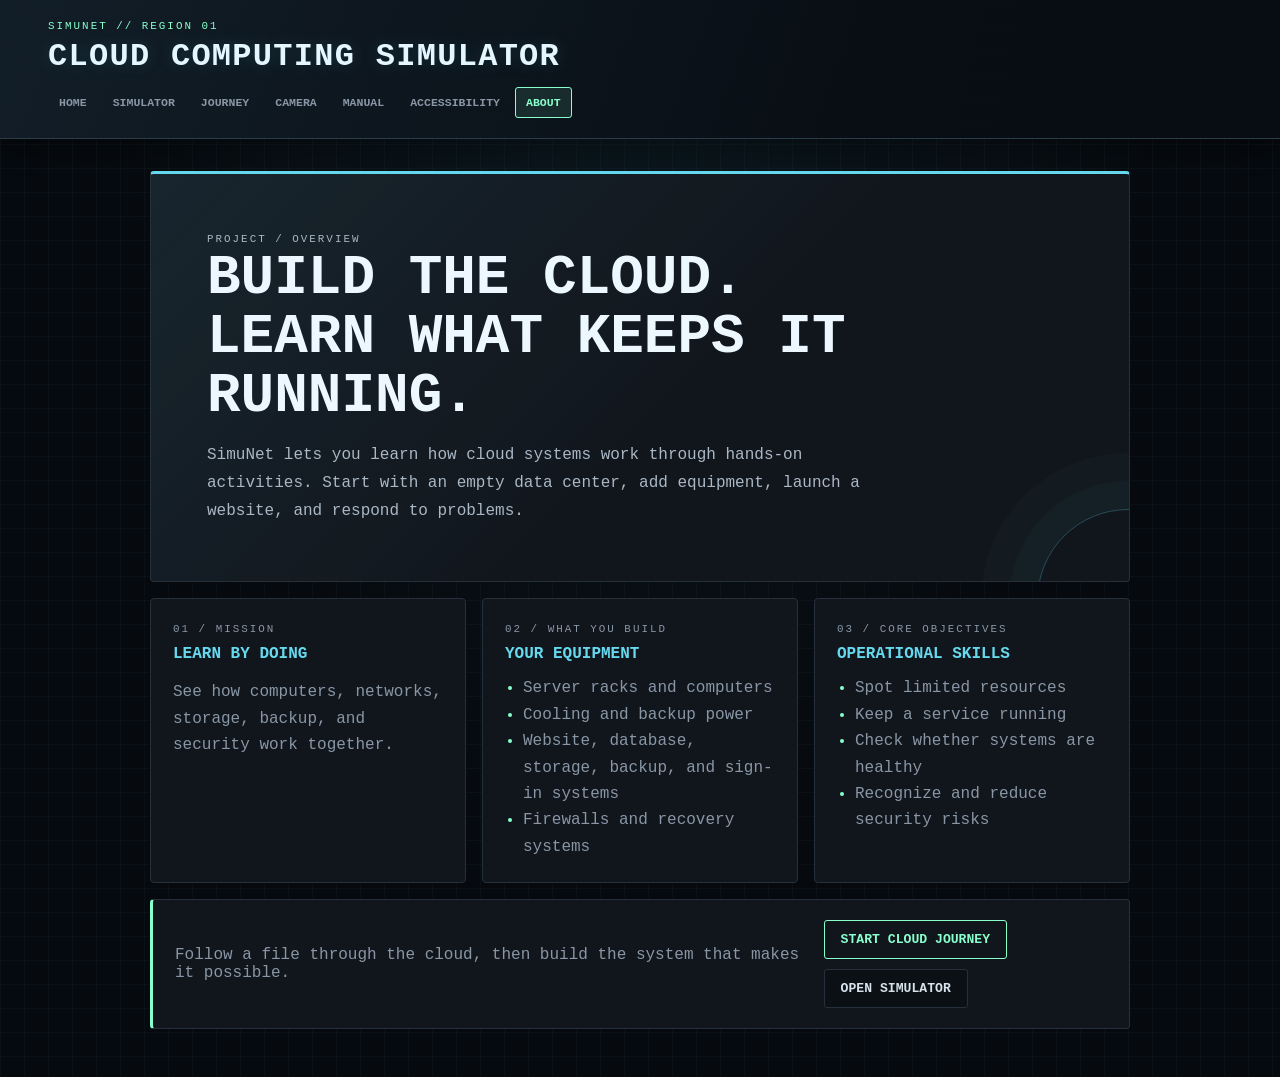
<file: about.html>
<!DOCTYPE html>
<html lang="en">
<head>
    <meta charset="UTF-8">
    <meta name="viewport" content="width=device-width, initial-scale=1.0">
    <meta name="theme-color" content="#090c10">
    <meta name="description" content="Learn how SimuNet teaches cloud systems, everyday operations, and security through interactive activities.">
    <title>About - Cloud Computing Simulator</title>
    <script src="js/accessibility.js"></script>
    <link rel="stylesheet" href="style.css">
</head>

<body>
    <header class="topbar">
        <div>
            <p class="eyebrow">SIMUNET // REGION 01</p>
            <h1>Cloud Computing Simulator</h1>
        </div>
        <div class="topbar-actions">
            <nav class="site-nav" aria-label="Primary navigation">
                <a href="./index.html">Home</a>
                <a href="./simulator.html">Simulator</a>
                <a href="./journey.html">Journey</a>
                <a href="./camera.html">Camera</a>
                <a href="./manual.html">Manual</a>
                <a href="./accessibility.html">Accessibility</a>
                <a class="active" href="./about.html" aria-current="page">About</a>
            </nav>
        </div>
    </header>

    <main class="about-shell">
        <section class="about-hero" aria-labelledby="about-title">
            <p class="section-code">PROJECT / OVERVIEW</p>
            <h2 id="about-title">Build the cloud. Learn what keeps it running.</h2>
            <p>
                SimuNet lets you learn how cloud systems work through hands-on activities.
                Start with an empty data center, add equipment, launch a website, and respond to problems.
            </p>
        </section>

        <div class="about-grid">
            <article class="about-card">
                <p class="section-code">01 / MISSION</p>
                <h3>Learn by doing</h3>
                <p>
                    See how computers, networks, storage, backup, and security work together.
                </p>
            </article>

            <article class="about-card">
                <p class="section-code">02 / WHAT YOU BUILD</p>
                <h3>Your equipment</h3>
                <ul>
                    <li>Server racks and computers</li>
                    <li>Cooling and backup power</li>
                    <li>Website, database, storage, backup, and sign-in systems</li>
                    <li>Firewalls and recovery systems</li>
                </ul>
            </article>

            <article class="about-card">
                <p class="section-code">03 / CORE OBJECTIVES</p>
                <h3>Operational skills</h3>
                <ul>
                    <li>Spot limited resources</li>
                    <li>Keep a service running</li>
                    <li>Check whether systems are healthy</li>
                    <li>Recognize and reduce security risks</li>
                </ul>
            </article>
        </div>

        <section class="about-cta" aria-label="Explore SimuNet">
            <p>Follow a file through the cloud, then build the system that makes it possible.</p>
            <div class="about-cta-actions">
                <a href="./journey.html">Start cloud journey</a>
                <a class="about-cta-secondary" href="./simulator.html">Open simulator</a>
            </div>
        </section>
    </main>
</body>
</html>
</file>
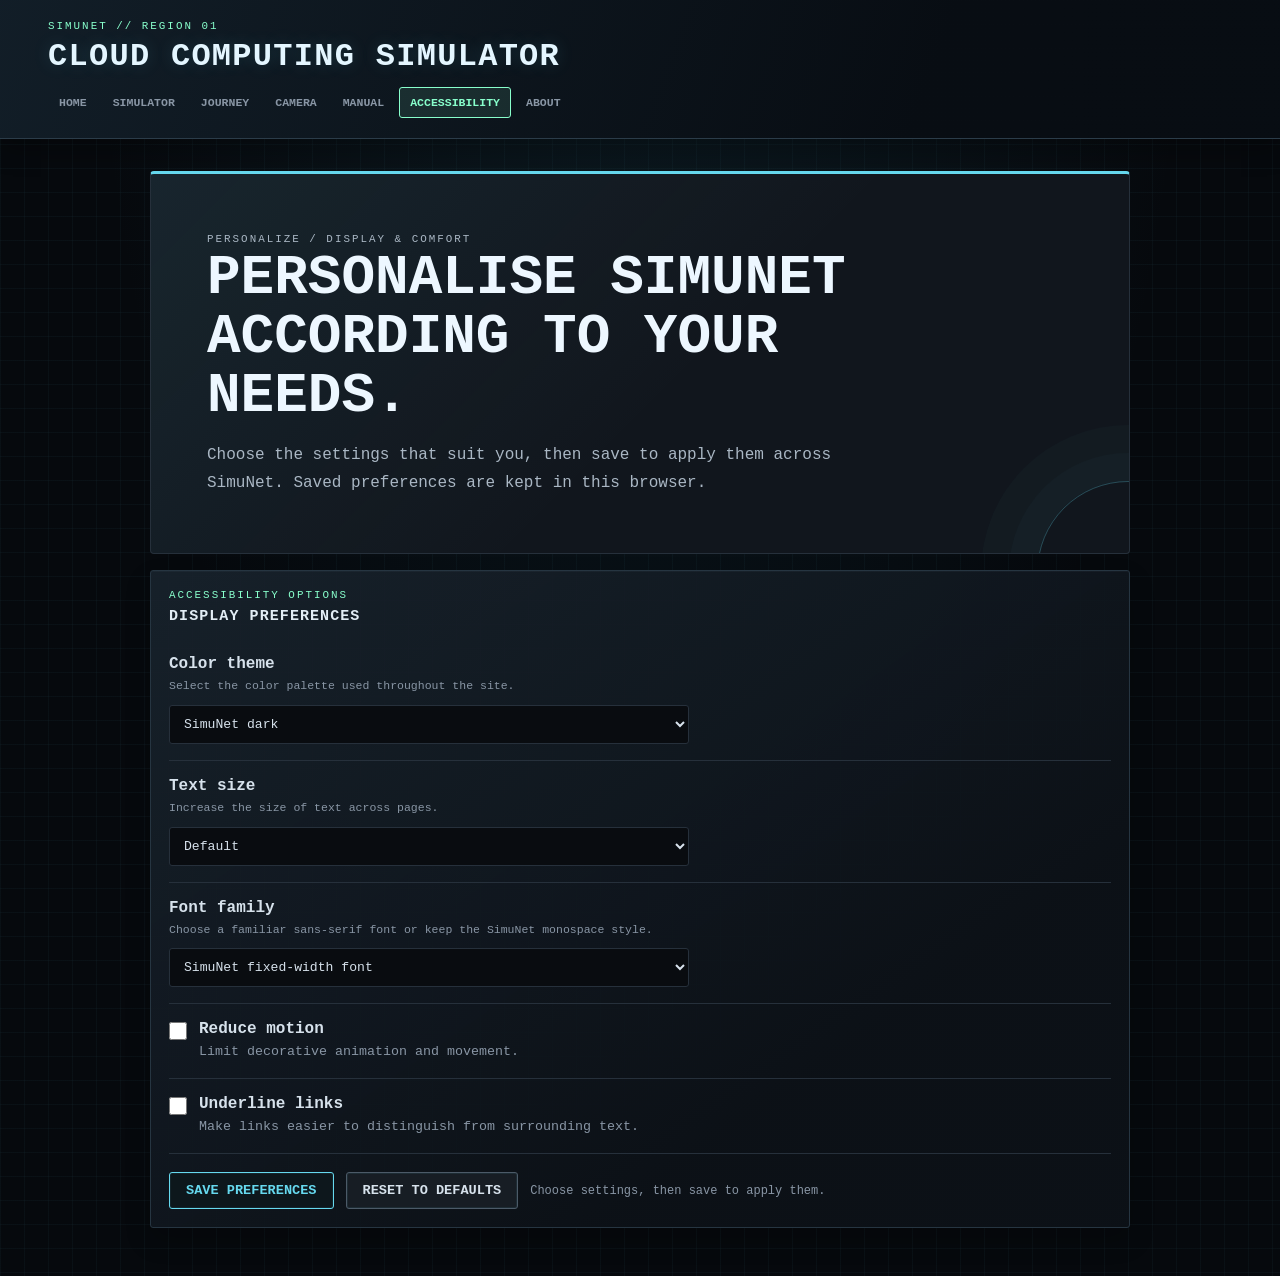
<file: accessibility.html>
<!DOCTYPE html>
<html lang="en">
<head>
    <meta charset="UTF-8">
    <meta name="viewport" content="width=device-width, initial-scale=1.0">
    <meta name="theme-color" content="#090c10">
    <meta name="description" content="Adjust SimuNet's color theme, text size, motion, and link appearance to make the site more comfortable to use.">
    <title>Accessibility Settings - Cloud Computing Simulator</title>
    <script src="js/accessibility.js"></script>
    <link rel="stylesheet" href="style.css">
</head>

<body>
    <header class="topbar">
        <div>
            <p class="eyebrow">SIMUNET // REGION 01</p>
            <h1>Cloud Computing Simulator</h1>
        </div>
        <div class="topbar-actions">
            <nav class="site-nav" aria-label="Primary navigation">
                <a href="./index.html">Home</a>
                <a href="./simulator.html">Simulator</a>
                <a href="./journey.html">Journey</a>
                <a href="./camera.html">Camera</a>
                <a href="./manual.html">Manual</a>
                <a class="active" href="./accessibility.html" aria-current="page">Accessibility</a>
                <a href="./about.html">About</a>
            </nav>
        </div>
    </header>

    <main class="manual-shell accessibility-shell">
        <section class="about-hero" aria-labelledby="accessibility-title">
            <p class="section-code">PERSONALIZE / DISPLAY &amp; COMFORT</p>
            <h2 id="accessibility-title">Personalise SimuNet according to your needs.</h2>
            <p>Choose the settings that suit you, then save to apply them across SimuNet. Saved preferences are kept in this browser.</p>
        </section>

        <section class="panel accessibility-panel" aria-labelledby="settings-title">
            <div class="panel-heading">
                <div>
                    <p class="section-code">ACCESSIBILITY OPTIONS</p>
                    <h2 id="settings-title">Display preferences</h2>
                </div>
            </div>

            <div class="accessibility-setting">
                <label for="themePreference">Color theme</label>
                <p id="themeHelp" class="field-help">Select the color palette used throughout the site.</p>
                <select id="themePreference" aria-describedby="themeHelp">
                    <option value="dark">SimuNet dark</option>
                    <option value="light">Light</option>
                    <option value="high-contrast">High contrast</option>
                </select>
            </div>

            <div class="accessibility-setting">
                <label for="fontSizePreference">Text size</label>
                <p id="fontSizeHelp" class="field-help">Increase the size of text across pages.</p>
                <select id="fontSizePreference" aria-describedby="fontSizeHelp">
                    <option value="normal">Default</option>
                    <option value="large">Large</option>
                    <option value="larger">Largest</option>
                </select>
            </div>

            <div class="accessibility-setting">
                <label for="fontFamilyPreference">Font family</label>
                <p id="fontFamilyHelp" class="field-help">Choose a familiar sans-serif font or keep the SimuNet monospace style.</p>
                <select id="fontFamilyPreference" aria-describedby="fontFamilyHelp">
                    <option value="mono">SimuNet fixed-width font</option>
                    <option value="arial">Arial (sans-serif)</option>
                    <option value="system">System UI (sans-serif)</option>
                </select>
            </div>

            <div class="accessibility-toggle">
                <input id="reducedMotionPreference" type="checkbox">
                <label for="reducedMotionPreference">
                    <strong>Reduce motion</strong>
                    <small>Limit decorative animation and movement.</small>
                </label>
            </div>

            <div class="accessibility-toggle">
                <input id="underlineLinksPreference" type="checkbox">
                <label for="underlineLinksPreference">
                    <strong>Underline links</strong>
                    <small>Make links easier to distinguish from surrounding text.</small>
                </label>
            </div>

            <div class="accessibility-actions">
                <button id="saveAccessibility" class="primary-button" type="button">Save preferences</button>
                <button id="resetAccessibility" class="secondary-button" type="button">Reset to defaults</button>
                <p id="accessibilityStatus" class="accessibility-status" role="status" aria-live="polite">Choose settings, then save to apply them.</p>
            </div>
        </section>
    </main>
</body>
</html>
</file>
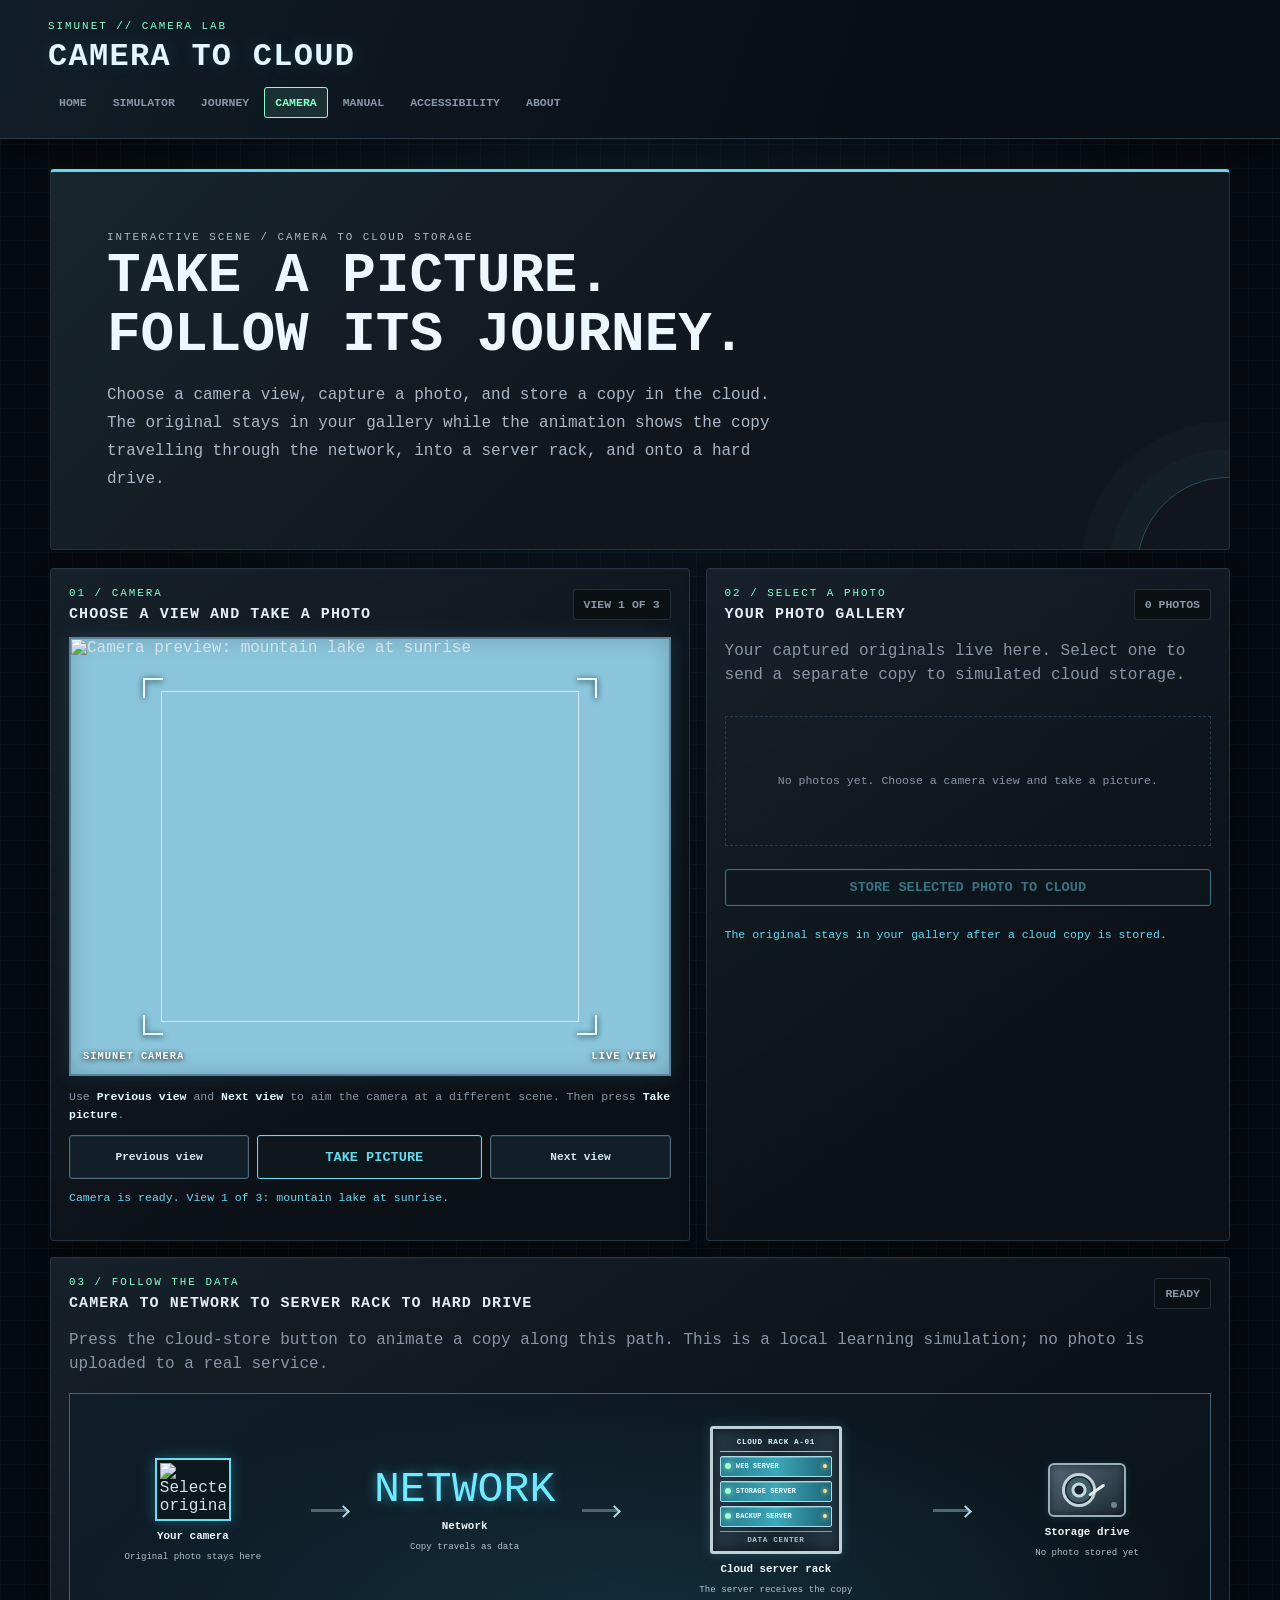
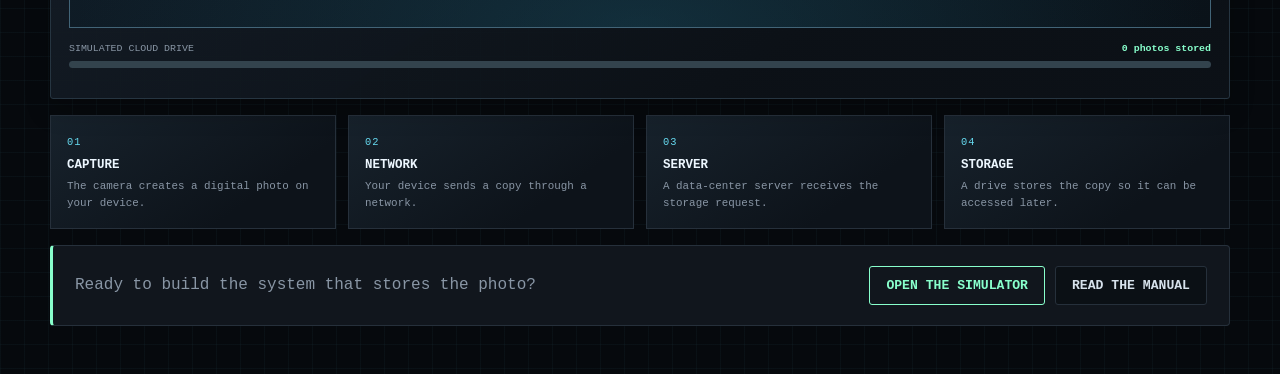
<file: camera.html>
<!DOCTYPE html>
<html lang="en">
<head>
    <meta charset="UTF-8">
    <meta name="viewport" content="width=device-width, initial-scale=1.0">
    <meta name="theme-color" content="#090c10">
    <meta name="description" content="Take a simulated camera photo and follow it as it travels through the cloud into data-center storage.">
    <title>Camera to Cloud - SimuNet</title>
    <script src="js/accessibility.js"></script>
    <link rel="stylesheet" href="style.css">
</head>
<body class="camera-page">
    <header class="topbar">
        <div>
            <p class="eyebrow">SIMUNET // CAMERA LAB</p>
            <h1>Camera to Cloud</h1>
        </div>
        <div class="topbar-actions">
            <nav class="site-nav" aria-label="Primary navigation">
                <a href="./index.html">Home</a>
                <a href="./simulator.html">Simulator</a>
                <a href="./journey.html">Journey</a>
                <a class="active" href="./camera.html" aria-current="page">Camera</a>
                <a href="./manual.html">Manual</a>
                <a href="./accessibility.html">Accessibility</a>
                <a href="./about.html">About</a>
            </nav>
        </div>
    </header>

    <main class="camera-shell">
        <section class="about-hero camera-hero" aria-labelledby="cameraTitle">
            <p class="section-code">INTERACTIVE SCENE / CAMERA TO CLOUD STORAGE</p>
            <h2 id="cameraTitle">Take a picture. Follow its journey.</h2>
            <p>Choose a camera view, capture a photo, and store a copy in the cloud. The original stays in your gallery while the animation shows the copy travelling through the network, into a server rack, and onto a hard drive.</p>
        </section>

        <section class="camera-workbench" aria-label="Camera and cloud storage simulation">
            <article class="panel camera-panel">
                <div class="panel-heading">
                    <div><p class="section-code">01 / CAMERA</p><h2>Choose a view and take a photo</h2></div>
                    <span class="count-badge" id="sceneLabel">VIEW 1 OF 3</span>
                </div>
                <div class="viewfinder" id="viewfinder">
                    <img id="viewfinderImage" alt="Camera preview: mountain lake at sunrise">
                    <span class="viewfinder-mark mark-top-left" aria-hidden="true"></span>
                    <span class="viewfinder-mark mark-top-right" aria-hidden="true"></span>
                    <span class="viewfinder-mark mark-bottom-left" aria-hidden="true"></span>
                    <span class="viewfinder-mark mark-bottom-right" aria-hidden="true"></span>
                    <span class="viewfinder-label"><span>SIMUNET CAMERA</span><span id="cameraMode">LIVE VIEW</span></span>
                </div>
                <p class="camera-hint">Use <strong>Previous view</strong> and <strong>Next view</strong> to aim the camera at a different scene. Then press <strong>Take picture</strong>.</p>
                <div class="camera-controls">
                    <button id="previousScene" class="secondary-button scene-control" type="button" aria-label="Show previous camera view"><span>Previous view</span></button>
                    <button id="capturePhoto" class="primary-button capture-button" type="button"><span class="shutter-icon" aria-hidden="true"></span><span>Take picture</span></button>
                    <button id="nextScene" class="secondary-button scene-control" type="button" aria-label="Show next camera view"><span>Next view</span></button>
                </div>
                <p id="cameraFeedback" class="camera-feedback" role="status" aria-live="polite">Camera is ready. View 1 of 3: mountain lake at sunrise.</p>
            </article>

            <article class="panel gallery-panel">
                <div class="panel-heading">
                    <div><p class="section-code">02 / SELECT A PHOTO</p><h2>Your photo gallery</h2></div>
                    <span id="photoCount" class="count-badge">0 PHOTOS</span>
                </div>
                <p class="panel-copy">Your captured originals live here. Select one to send a separate copy to simulated cloud storage.</p>
                <div id="photoGallery" class="photo-gallery" aria-label="Captured photos">
                    <p class="gallery-empty">No photos yet. Choose a camera view and take a picture.</p>
                </div>
                <button id="storePhoto" class="primary-button store-button" type="button" disabled>Store selected photo to cloud</button>
                <p id="storeFeedback" class="camera-feedback" role="status" aria-live="polite">The original stays in your gallery after a cloud copy is stored.</p>
            </article>
        </section>

        <section class="panel transfer-panel" aria-labelledby="transferTitle">
            <div class="panel-heading">
                <div><p class="section-code">03 / FOLLOW THE DATA</p><h2 id="transferTitle">Camera to network to server rack to hard drive</h2></div>
                <span id="transferStatus" class="count-badge">READY</span>
            </div>
            <p class="panel-copy">Press the cloud-store button to animate a copy along this path. This is a local learning simulation; no photo is uploaded to a real service.</p>
            <div class="transfer-scene" id="transferScene">
                <div class="transfer-node device-node" id="deviceNode">
                    <div class="mini-photo-frame"><img id="sourcePhoto" alt="Selected original photo preview"></div>
                    <strong>Your camera</strong><small>Original photo stays here</small>
                </div>
                <div class="transfer-link" aria-hidden="true"><span></span></div>
                <div class="transfer-node network-node" id="networkNode">
                    <div class="network-icon" aria-hidden="true">NETWORK</div>
                    <strong>Network</strong><small>Copy travels as data</small>
                </div>
                <div class="transfer-link" aria-hidden="true"><span></span></div>
                <div class="transfer-node rack-node" id="rackNode">
                    <div class="mini-rack" aria-label="Illustration of a server rack">
                        <span class="mini-rack-title">CLOUD RACK A-01</span>
                        <span class="mini-server"><i></i><b>WEB SERVER</b><em></em></span>
                        <span class="mini-server"><i></i><b>STORAGE SERVER</b><em></em></span>
                        <span class="mini-server"><i></i><b>BACKUP SERVER</b><em></em></span>
                        <span class="mini-rack-base">DATA CENTER</span>
                    </div>
                    <strong>Cloud server rack</strong><small>The server receives the copy</small>
                </div>
                <div class="transfer-link" aria-hidden="true"><span></span></div>
                <div class="transfer-node drive-node" id="driveNode">
                    <div class="hard-drive" aria-hidden="true"><span class="drive-platter"></span><span class="drive-arm"></span><span class="drive-led"></span></div>
                    <strong>Storage drive</strong><small id="driveStatus">No photo stored yet</small>
                </div>
                <img id="travelingPhoto" class="traveling-photo" alt="" aria-hidden="true" hidden>
            </div>
            <div class="drive-capacity" aria-label="Simulated cloud drive capacity">
                <div class="capacity-label"><span>SIMULATED CLOUD DRIVE</span><strong id="driveCapacityLabel">0 photos stored</strong></div>
                <div class="capacity-track"><span id="driveCapacityBar"></span></div>
            </div>
            <div id="cloudGallery" class="cloud-gallery" aria-label="Photos stored in simulated cloud"></div>
        </section>

        <section class="camera-learning" aria-label="What this simulation teaches">
            <article><span>01</span><h3>Capture</h3><p>The camera creates a digital photo on your device.</p></article>
            <article><span>02</span><h3>Network</h3><p>Your device sends a copy through a network.</p></article>
            <article><span>03</span><h3>Server</h3><p>A data-center server receives the storage request.</p></article>
            <article><span>04</span><h3>Storage</h3><p>A drive stores the copy so it can be accessed later.</p></article>
        </section>

        <section class="about-cta" aria-label="Continue exploring">
            <p>Ready to build the system that stores the photo?</p>
            <div class="about-cta-actions"><a href="./simulator.html">Open the simulator</a><a class="about-cta-secondary" href="./manual.html">Read the manual</a></div>
        </section>
    </main>
    <script src="camera.js"></script>
</body>
</html>
</file>
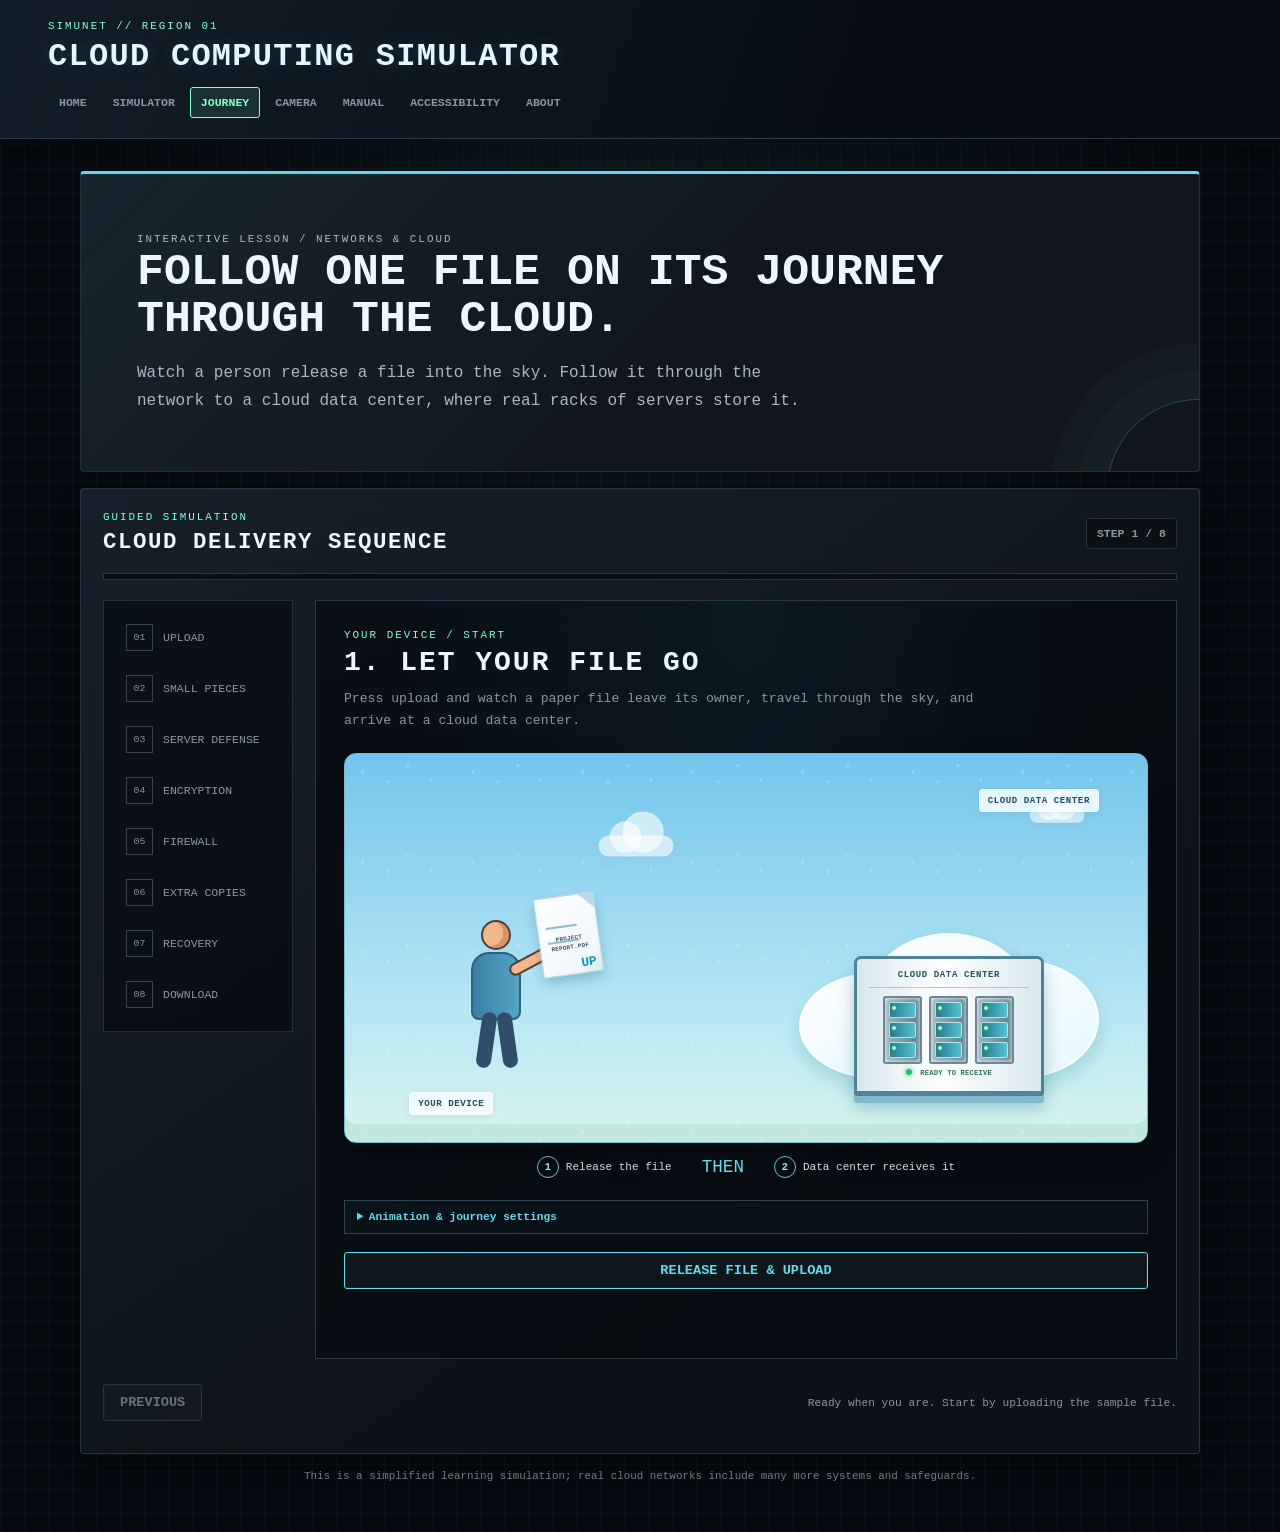
<file: journey.html>
<!DOCTYPE html>
<html lang="en">
<head>
    <meta charset="UTF-8">
    <meta name="viewport" content="width=device-width, initial-scale=1.0">
    <meta name="theme-color" content="#090c10">
    <meta name="description" content="Follow a file through upload, network packets, encryption, security, backups, and recovery in this interactive cloud lesson.">
    <title>Cloud Journey - Cloud Computing Simulator</title>
    <script src="js/accessibility.js"></script>
    <link rel="stylesheet" href="style.css">
</head>
<body>
    <header class="topbar">
        <div>
            <p class="eyebrow">SIMUNET // REGION 01</p>
            <h1>Cloud Computing Simulator</h1>
        </div>
        <div class="topbar-actions">
            <nav class="site-nav" aria-label="Primary navigation">
                <a href="./index.html">Home</a>
                <a href="./simulator.html">Simulator</a>
                <a class="active" href="./journey.html" aria-current="page">Journey</a>
                <a href="./camera.html">Camera</a>
                <a href="./manual.html">Manual</a>
                <a href="./accessibility.html">Accessibility</a>
                <a href="./about.html">About</a>
            </nav>
        </div>
    </header>

    <main class="journey-shell">
        <section class="about-hero journey-hero" aria-labelledby="journey-title">
            <p class="section-code">INTERACTIVE LESSON / NETWORKS &amp; CLOUD</p>
            <h2 id="journey-title">Follow one file on its journey through the cloud.</h2>
            <p>Watch a person release a file into the sky. Follow it through the network to a cloud data center, where real racks of servers store it.</p>
        </section>

        <section class="journey-panel panel" aria-labelledby="journey-panel-title">
            <div class="journey-panel-heading">
                <div><p class="section-code">GUIDED SIMULATION</p><h2 id="journey-panel-title">Cloud delivery sequence</h2></div>
                <span id="journeyStepLabel" class="count-badge">STEP 1 / 8</span>
            </div>

            <div id="journeyProgress" class="journey-progress" role="progressbar" aria-label="Cloud journey progress" aria-valuemin="0" aria-valuemax="100" aria-valuenow="0" aria-valuetext="Step 1 of 8"><span id="journeyProgressBar"></span></div>

            <div class="journey-layout">
                <nav class="journey-rail" aria-label="Journey steps"><ol>
                    <li data-journey-step="0" aria-current="step"><span>01</span> Upload</li>
                    <li data-journey-step="1"><span>02</span> Small pieces</li>
                    <li data-journey-step="2"><span>03</span> Travel</li>
                    <li data-journey-step="3"><span>04</span> Encryption</li>
                    <li data-journey-step="4"><span>05</span> Firewall</li>
                    <li data-journey-step="5"><span>06</span> Extra copies</li>
                    <li data-journey-step="6"><span>07</span> Recovery</li>
                    <li data-journey-step="7"><span>08</span> Download</li>
                </ol></nav>

                <div class="journey-stage-window" id="journeyStageWindow" aria-live="polite">
                    <section class="journey-stage" id="journeyStage1" aria-labelledby="journeyStageTitle1">
                        <p class="section-code">YOUR DEVICE / START</p>
                        <h2 id="journeyStageTitle1">1. Let your file go</h2>
                        <p>Press upload and watch a paper file leave its owner, travel through the sky, and arrive at a cloud data center.</p>
                        <div class="journey-visual upload-visual" id="uploadVisual" aria-label="An animated person releases a paper file toward a cloud data center">
                            <div class="upload-sky" aria-hidden="true">
                                <span class="sky-cloud sky-cloud-one"></span><span class="sky-cloud sky-cloud-two"></span>
                                <div class="upload-person"><span class="person-head"></span><span class="person-body"></span><span class="person-arm"></span><span class="person-leg person-leg-left"></span><span class="person-leg person-leg-right"></span></div>
                                <div class="paper-file" id="uploadPaper"><span class="paper-fold"></span><span class="paper-lines"></span><span class="paper-name">PROJECT<br>REPORT.PDF</span><span class="paper-upload-mark" aria-hidden="true">UP</span></div>
                                <div class="cloud-destination"><span class="cloud-puff cloud-puff-left"></span><span class="cloud-puff cloud-puff-right"></span><span class="cloud-puff cloud-puff-center"></span>
                                    <div class="cloud-data-center"><span class="data-center-sign">CLOUD DATA CENTER</span><div class="data-center-racks"><span class="data-rack"><i></i><i></i><i></i></span><span class="data-rack"><i></i><i></i><i></i></span><span class="data-rack"><i></i><i></i><i></i></span></div><span class="data-center-status"><i></i> READY TO RECEIVE</span></div>
                                </div>
                                <span class="flight-trail"></span><span class="sky-label label-device">YOUR DEVICE</span><span class="sky-label label-cloud">CLOUD DATA CENTER</span>
                            </div>
                            <div class="upload-caption"><span><b>1</b> Release the file</span><span class="caption-arrow" aria-hidden="true">THEN</span><span><b>2</b> Data center receives it</span></div>
                        </div>
                        <details class="journey-settings" id="journeySettings">
                            <summary>Animation &amp; journey settings</summary>
                            <div class="journey-setting-row"><label for="journeySpeed">Animation speed</label><select id="journeySpeed"><option value="slow">Slow</option><option value="normal" selected>Normal</option><option value="fast">Fast</option></select></div>
                            <label class="journey-setting-toggle"><input id="journeyAutoAdvance" type="checkbox" checked><span><strong>Auto-advance steps</strong><small>Continue to the next lesson after each action.</small></span></label>
                            <label class="journey-setting-toggle"><input id="journeyAmbientMotion" type="checkbox" checked><span><strong>Ambient cloud motion</strong><small>Keep the background clouds gently moving.</small></span></label>
                            <label class="journey-setting-toggle"><input id="journeyLabels" type="checkbox" checked><span><strong>Show scene labels</strong><small>Display device and data-center labels.</small></span></label>
                        </details>
                        <button id="uploadAction" class="primary-button" type="button">Release file &amp; upload</button>
                        <p id="uploadFeedback" class="journey-feedback" role="status"></p>
                    </section>

                    <section class="journey-stage" id="journeyStage2" aria-labelledby="journeyStageTitle2" hidden>
                        <p class="section-code">DATA / SMALL PIECES</p><h2 id="journeyStageTitle2">2. Split the file into small pieces</h2><p>Large files travel as smaller pieces called packets. The receiving system puts them back in order.</p>
                        <div class="packet-visual" id="packetVisual" aria-label="One file split into five packets"><span class="packet-file">PROJECT REPORT</span><span class="packet-arrow" aria-hidden="true">SPLIT</span><div class="packet-list" aria-hidden="true"><span>01</span><span>02</span><span>03</span><span>04</span><span>05</span></div></div>
                        <button id="packetAction" class="primary-button" type="button">Split into packets</button><p id="packetFeedback" class="journey-feedback" role="status"></p>
                    </section>
                    <section class="journey-stage" id="journeyStage3" aria-labelledby="journeyStageTitle3" hidden>
                        <p class="section-code">NETWORK / ROUTING</p><h2 id="journeyStageTitle3">3. Route packets across the internet</h2><p>Routers pass packets along a path to the cloud data center.</p>
                        <div class="network-route" id="networkRoute" aria-label="Device to router to internet to cloud"><div class="route-node"><span>DEVICE</span><strong>Your device</strong></div><span class="route-connector" aria-hidden="true"></span><div class="route-node"><span>ROUTER</span><strong>Home router</strong></div><span class="route-connector" aria-hidden="true"></span><div class="route-node"><span>NETWORK</span><strong>Internet</strong></div><span class="route-connector" aria-hidden="true"></span><div class="route-node"><span>CLOUD</span><strong>Data center</strong></div></div>
                        <button id="routeAction" class="primary-button" type="button">Send packets</button><p id="routeFeedback" class="journey-feedback" role="status"></p>
                    </section>
                    <section class="journey-stage" id="journeyStage4" aria-labelledby="journeyStageTitle4" hidden>
                        <p class="section-code">DATA / PRIVACY</p><h2 id="journeyStageTitle4">4. Encrypt the file</h2><p>Encryption turns readable information into protected data while it travels.</p><div class="encryption-visual" id="encryptionVisual"><span class="lock-symbol" aria-hidden="true">LOCKED</span><code id="encryptionLabel">project-report.pdf</code></div><button id="encryptAction" class="primary-button" type="button">Encrypt file</button><p id="encryptFeedback" class="journey-feedback" role="status"></p>
                    </section>
                    <section class="journey-stage" id="journeyStage5" aria-labelledby="journeyStageTitle5" hidden>
                        <p class="section-code">SECURITY / FIREWALL</p><h2 id="journeyStageTitle5">5. Block an unwanted connection</h2><p>A firewall checks network traffic and blocks connections that should not reach your cloud service.</p><div class="firewall-visual" id="firewallVisual"><div class="route-node threat-node"><span>UNKNOWN</span><strong>Untrusted traffic</strong></div><span class="route-connector" aria-hidden="true"></span><div class="firewall-gate"><span aria-hidden="true">FIREWALL</span><strong id="firewallGateStatus">INACTIVE</strong></div><span class="route-connector" aria-hidden="true"></span><div class="route-node"><span>PROTECTED</span><strong>Cloud service</strong></div></div><button id="firewallAction" class="primary-button" type="button">Activate firewall</button><p id="firewallFeedback" class="journey-feedback" role="status"></p>
                    </section>
                    <section class="journey-stage" id="journeyStage6" aria-labelledby="journeyStageTitle6" hidden>
                        <p class="section-code">RELIABILITY / EXTRA COPIES</p><h2 id="journeyStageTitle6">6. Make copies on other servers</h2><p>Keeping copies on separate servers means one failure will not erase the only copy.</p><div class="replica-visual" id="replicaVisual"><div class="replica-node"><span>SERVER A</span><strong>Main copy</strong><small>Waiting</small></div><div class="replica-node"><span>SERVER B</span><strong>Extra copy</strong><small>Waiting</small></div><div class="replica-node"><span>SERVER C</span><strong>Extra copy</strong><small>Waiting</small></div></div><button id="replicaAction" class="primary-button" type="button">Make extra copies</button><p id="replicaFeedback" class="journey-feedback" role="status"></p>
                    </section>
                    <section class="journey-stage" id="journeyStage7" aria-labelledby="journeyStageTitle7" hidden>
                        <p class="section-code">RECOVERY / TEST</p><h2 id="journeyStageTitle7">7. A server stops working. What now?</h2><p>The first server is offline. Choose how to recover the file.</p><div class="failure-visual"><div class="replica-node failed-node"><span>SERVER A</span><strong>Offline</strong></div><span class="route-connector" aria-hidden="true"></span><div class="replica-node"><span>SERVER B</span><strong>Extra copy available</strong></div></div><div class="recovery-choices"><button class="secondary-button" type="button" data-recovery-choice="wrong">Stop: the file is lost</button><button class="primary-button" type="button" data-recovery-choice="correct">Recover from the extra copy</button></div><p id="recoveryFeedback" class="journey-feedback" role="status"></p>
                    </section>
                    <section class="journey-stage" id="journeyStage8" aria-labelledby="journeyStageTitle8" hidden>
                        <p class="section-code">DELIVERY / DOWNLOAD</p><h2 id="journeyStageTitle8">8. Download the recovered file</h2><p>Your request travels to the cloud, retrieves the available copy, and returns it to your device.</p><div class="download-visual" id="downloadVisual"><div class="route-node"><span>CLOUD</span><strong>Recovered copy</strong></div><span class="route-connector" aria-hidden="true"></span><div class="route-node"><span>NETWORK</span><strong>Secure transfer</strong></div><span class="route-connector" aria-hidden="true"></span><div class="route-node"><span>DEVICE</span><strong>Your device</strong></div></div><button id="downloadAction" class="primary-button" type="button">Complete download</button><p id="downloadFeedback" class="journey-feedback" role="status"></p>
                    </section>
                    <section class="journey-stage journey-complete" id="journeyStage9" aria-labelledby="journeyStageTitle9" hidden>
                        <p class="section-code">SIMULATION COMPLETE / LEARNER</p><h2 id="journeyStageTitle9">Your file made the journey.</h2><p>You explored the key steps that help cloud services move, protect, and recover data.</p><ul class="journey-learnings"><li>Files are broken into small pieces for the network.</li><li>Routers guide traffic between devices and data centers.</li><li>Encryption and firewalls protect data and services.</li><li>Extra copies help a service recover when a server fails.</li></ul><div class="journey-finish-actions"><a class="journey-simulator-link" href="./simulator.html">Build the system in the simulator</a><button id="journeyRestart" class="secondary-button" type="button">Run the journey again</button></div>
                    </section>
                </div>
            </div>
            <div class="journey-controls"><button id="journeyBack" class="secondary-button" type="button" disabled>Previous</button><p id="journeyAnnouncement" role="status">Ready when you are. Start by uploading the sample file.</p><button id="journeyNext" class="primary-button" type="button" hidden>Continue</button></div>
        </section>
        <p class="journey-note">This is a simplified learning simulation; real cloud networks include many more systems and safeguards.</p>
    </main>
    <script src="journey.js"></script>
</body>
</html>
</file>
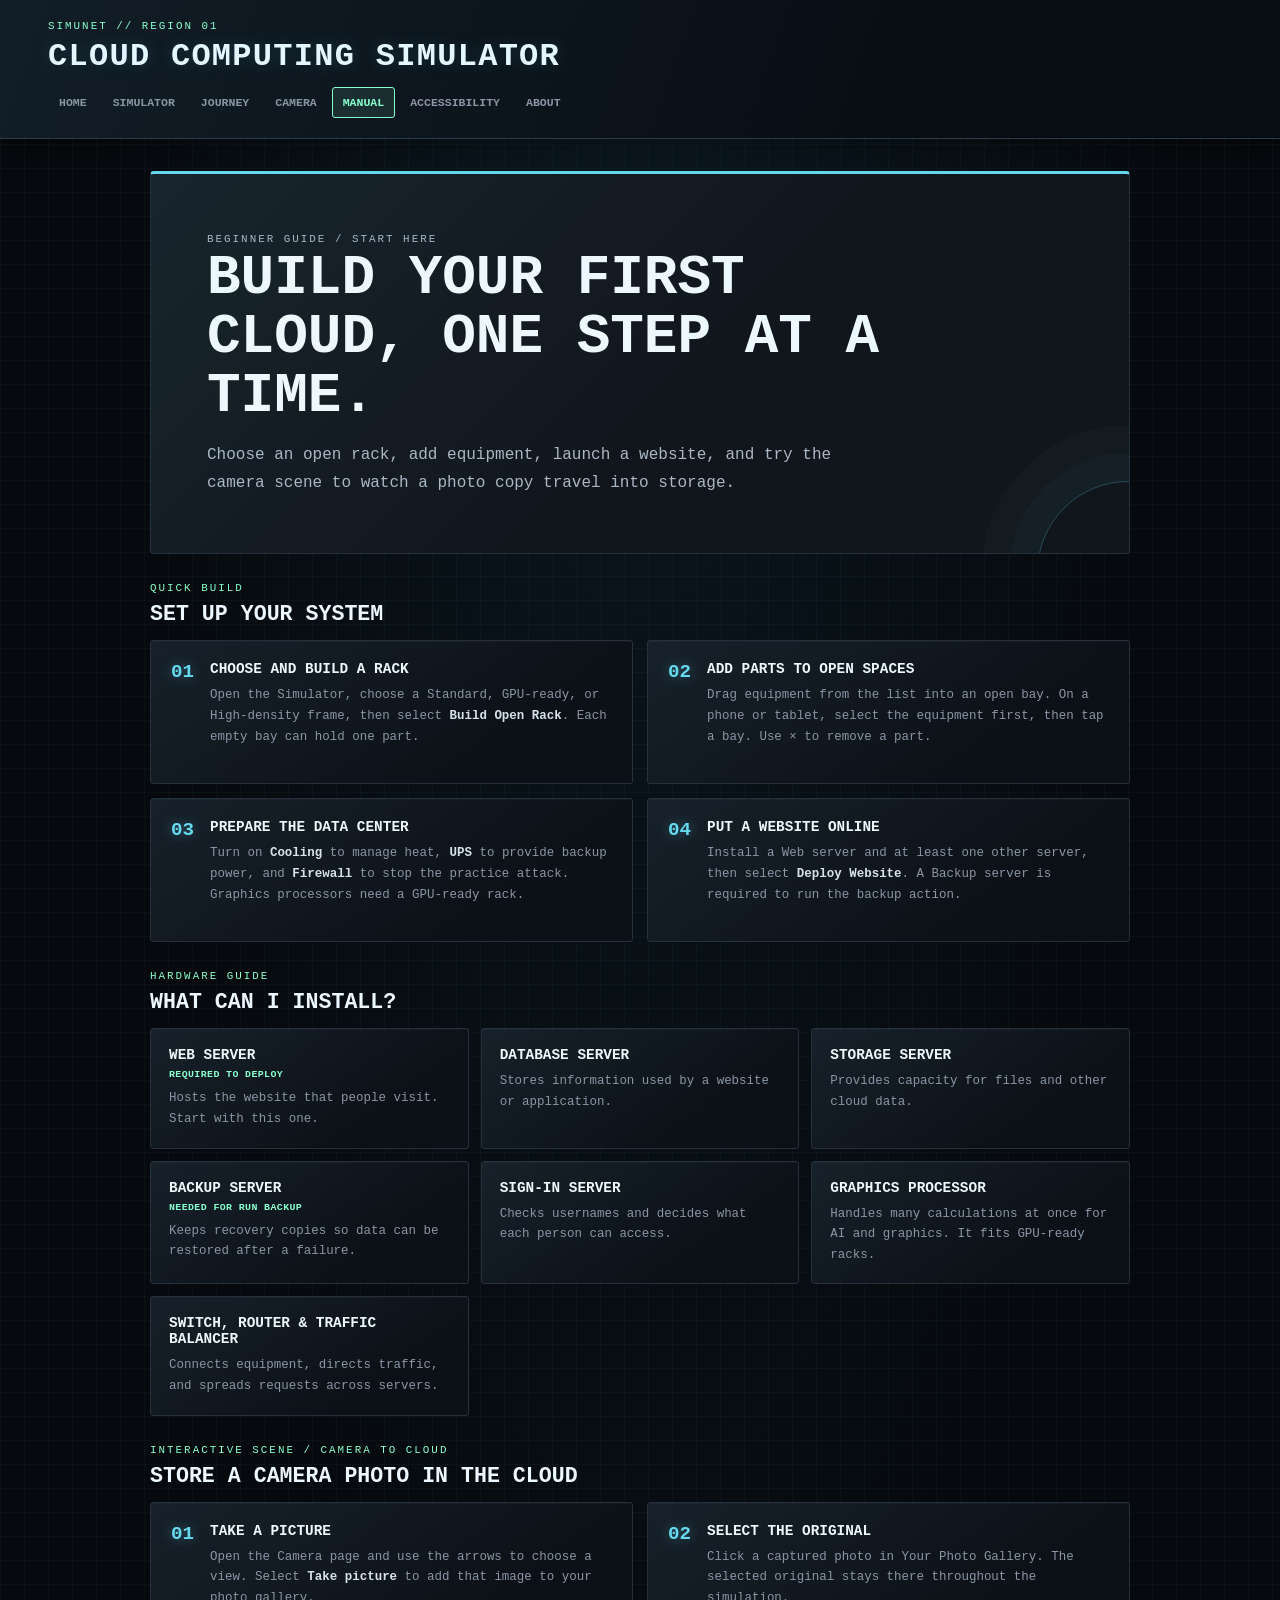
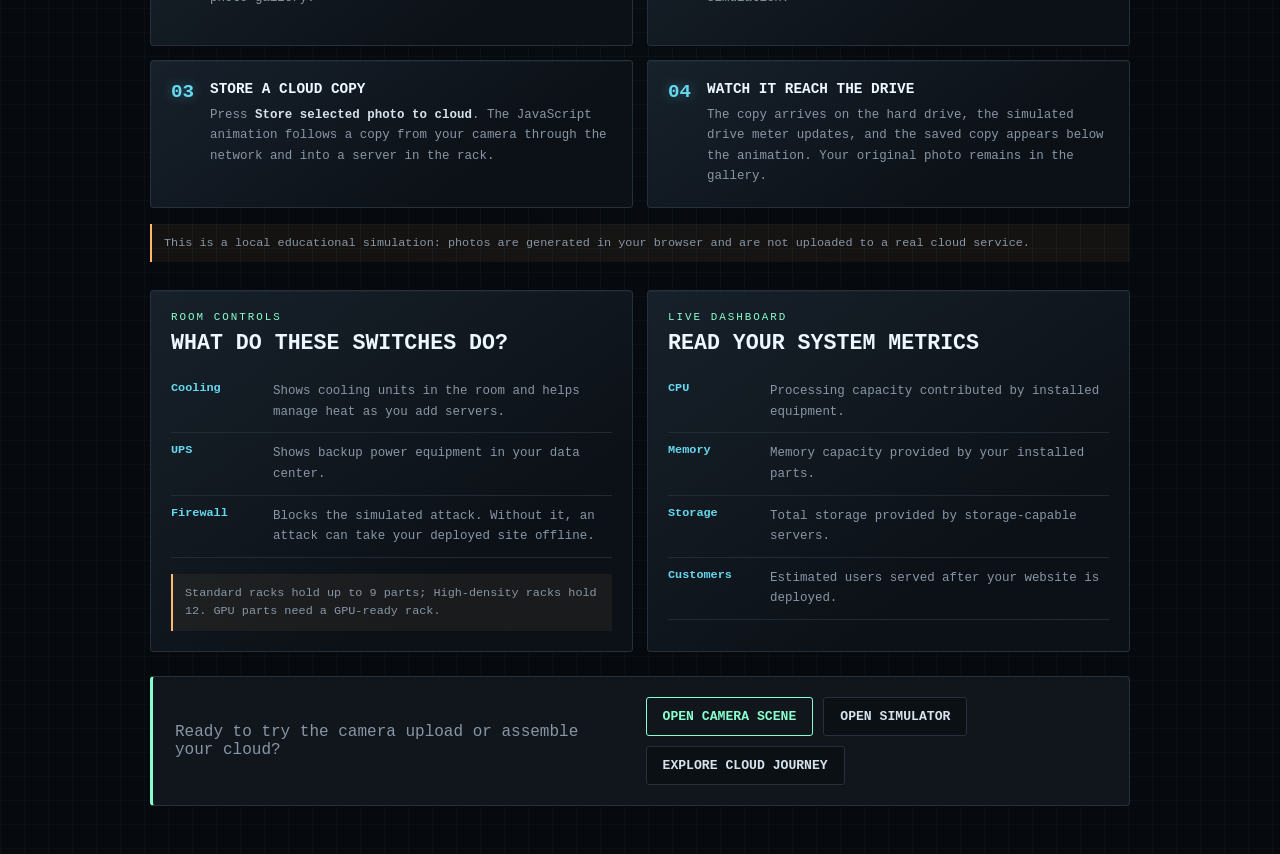
<file: manual.html>
<!DOCTYPE html>
<html lang="en">
<head>
    <meta charset="UTF-8">
    <meta name="viewport" content="width=device-width, initial-scale=1.0">
    <meta name="theme-color" content="#090c10">
    <meta name="description" content="A simple guide to assembling a server rack, deploying a website, and following a photo into cloud storage in SimuNet.">
    <title>Manual - Cloud Computing Simulator</title>
    <script src="js/accessibility.js"></script>
    <link rel="stylesheet" href="style.css">
</head>
<body>
    <header class="topbar">
        <div>
            <p class="eyebrow">SIMUNET // REGION 01</p>
            <h1>Cloud Computing Simulator</h1>
        </div>
        <div class="topbar-actions">
            <nav class="site-nav" aria-label="Primary navigation">
                <a href="./index.html">Home</a>
                <a href="./simulator.html">Simulator</a>
                <a href="./journey.html">Journey</a>
                <a href="./camera.html">Camera</a>
                <a class="active" href="./manual.html" aria-current="page">Manual</a>
                <a href="./accessibility.html">Accessibility</a>
                <a href="./about.html">About</a>
            </nav>
        </div>
    </header>

    <main class="manual-shell">
        <section class="about-hero" aria-labelledby="manual-title">
            <p class="section-code">BEGINNER GUIDE / START HERE</p>
            <h2 id="manual-title">Build your first cloud, one step at a time.</h2>
            <p>Choose an open rack, add equipment, launch a website, and try the camera scene to watch a photo copy travel into storage.</p>
        </section>

        <section class="manual-section" aria-labelledby="build-title">
            <div class="manual-section-heading"><p class="section-code">QUICK BUILD</p><h2>Set up your system</h2></div>
            <ol class="manual-steps">
                <li class="manual-step"><span class="manual-step-number">01</span><div><h3>Choose and build a rack</h3><p>Open the Simulator, choose a Standard, GPU-ready, or High-density frame, then select <strong>Build Open Rack</strong>. Each empty bay can hold one part.</p></div></li>
                <li class="manual-step"><span class="manual-step-number">02</span><div><h3>Add parts to open spaces</h3><p>Drag equipment from the list into an open bay. On a phone or tablet, select the equipment first, then tap a bay. Use × to remove a part.</p></div></li>
                <li class="manual-step"><span class="manual-step-number">03</span><div><h3>Prepare the data center</h3><p>Turn on <strong>Cooling</strong> to manage heat, <strong>UPS</strong> to provide backup power, and <strong>Firewall</strong> to stop the practice attack. Graphics processors need a GPU-ready rack.</p></div></li>
                <li class="manual-step"><span class="manual-step-number">04</span><div><h3>Put a website online</h3><p>Install a Web server and at least one other server, then select <strong>Deploy Website</strong>. A Backup server is required to run the backup action.</p></div></li>
            </ol>
        </section>

        <section class="manual-section" aria-labelledby="servers-title">
            <div class="manual-section-heading"><p class="section-code">HARDWARE GUIDE</p><h2>What can I install?</h2></div>
            <div class="manual-server-grid">
                <article class="manual-server-card"><h3>Web server <span>Required to deploy</span></h3><p>Hosts the website that people visit. Start with this one.</p></article>
                <article class="manual-server-card"><h3>Database server</h3><p>Stores information used by a website or application.</p></article>
                <article class="manual-server-card"><h3>Storage server</h3><p>Provides capacity for files and other cloud data.</p></article>
                <article class="manual-server-card"><h3>Backup server <span>Needed for Run Backup</span></h3><p>Keeps recovery copies so data can be restored after a failure.</p></article>
                <article class="manual-server-card"><h3>Sign-in server</h3><p>Checks usernames and decides what each person can access.</p></article>
                <article class="manual-server-card"><h3>Graphics processor</h3><p>Handles many calculations at once for AI and graphics. It fits GPU-ready racks.</p></article>
                <article class="manual-server-card"><h3>Switch, router &amp; traffic balancer</h3><p>Connects equipment, directs traffic, and spreads requests across servers.</p></article>
            </div>
        </section>

        <section class="manual-section" aria-labelledby="camera-title">
            <div class="manual-section-heading"><p class="section-code">INTERACTIVE SCENE / CAMERA TO CLOUD</p><h2 id="camera-title">Store a camera photo in the cloud</h2></div>
            <ol class="manual-steps">
                <li class="manual-step"><span class="manual-step-number">01</span><div><h3>Take a picture</h3><p>Open the Camera page and use the arrows to choose a view. Select <strong>Take picture</strong> to add that image to your photo gallery.</p></div></li>
                <li class="manual-step"><span class="manual-step-number">02</span><div><h3>Select the original</h3><p>Click a captured photo in Your Photo Gallery. The selected original stays there throughout the simulation.</p></div></li>
                <li class="manual-step"><span class="manual-step-number">03</span><div><h3>Store a cloud copy</h3><p>Press <strong>Store selected photo to cloud</strong>. The JavaScript animation follows a copy from your camera through the network and into a server in the rack.</p></div></li>
                <li class="manual-step"><span class="manual-step-number">04</span><div><h3>Watch it reach the drive</h3><p>The copy arrives on the hard drive, the simulated drive meter updates, and the saved copy appears below the animation. Your original photo remains in the gallery.</p></div></li>
            </ol>
            <p class="manual-tip">This is a local educational simulation: photos are generated in your browser and are not uploaded to a real cloud service.</p>
        </section>

        <section class="manual-columns">
            <article class="manual-info-card">
                <p class="section-code">ROOM CONTROLS</p><h2>What do these switches do?</h2>
                <dl class="manual-definitions">
                    <div><dt>Cooling</dt><dd>Shows cooling units in the room and helps manage heat as you add servers.</dd></div>
                    <div><dt>UPS</dt><dd>Shows backup power equipment in your data center.</dd></div>
                    <div><dt>Firewall</dt><dd>Blocks the simulated attack. Without it, an attack can take your deployed site offline.</dd></div>
                </dl>
                <p class="manual-tip">Standard racks hold up to 9 parts; High-density racks hold 12. GPU parts need a GPU-ready rack.</p>
            </article>
            <article class="manual-info-card">
                <p class="section-code">LIVE DASHBOARD</p><h2>Read your system metrics</h2>
                <dl class="manual-definitions">
                    <div><dt>CPU</dt><dd>Processing capacity contributed by installed equipment.</dd></div>
                    <div><dt>Memory</dt><dd>Memory capacity provided by your installed parts.</dd></div>
                    <div><dt>Storage</dt><dd>Total storage provided by storage-capable servers.</dd></div>
                    <div><dt>Customers</dt><dd>Estimated users served after your website is deployed.</dd></div>
                </dl>
            </article>
        </section>

        <section class="about-cta" aria-label="Continue learning">
            <p>Ready to try the camera upload or assemble your cloud?</p>
            <div class="about-cta-actions"><a href="./camera.html">Open camera scene</a><a class="about-cta-secondary" href="./simulator.html">Open simulator</a><a class="about-cta-secondary" href="./journey.html">Explore cloud journey</a></div>
        </section>
    </main>
</body>
</html>
</file>
<file: style.css>
:root {
    --bg: #090c10;
    --panel: #11161d;
    --panel-edge: #26303b;
    --text: #d7e2ec;
    --muted: #8996a5;
    --cyan: #66d9ef;
    --lime: #88ffcc;
    --orange: #ffb86c;
    --red: #ff6b6b;
}

* {
    box-sizing: border-box;
}

body {
    margin: 0;
    min-height: 100vh;
    color: var(--text);
    font-family: "Courier New", Courier, monospace;
    background-color: #06090d;
    background-image:
        radial-gradient(ellipse at 50% -20%, rgba(32, 99, 123, 0.19), transparent 62%),
        linear-gradient(rgba(102, 217, 239, 0.035) 1px, transparent 1px),
        linear-gradient(90deg, rgba(102, 217, 239, 0.035) 1px, transparent 1px);
    background-repeat: no-repeat, repeat, repeat;
    background-size: cover, 24px 24px, 24px 24px;
}

header {
    padding: 28px 20px;
    text-align: center;
    border-bottom: 1px solid var(--panel-edge);
    background: rgba(17, 22, 29, 0.95);
}

header h1 {
    margin: 0 0 8px;
    color: var(--cyan);
    font-size: clamp(1.55rem, 5vw, 2.4rem);
    letter-spacing: 1px;
    text-transform: uppercase;
    text-shadow: 0 0 18px rgba(102, 217, 239, 0.35);
}

header p {
    margin: 0;
    color: var(--muted);
}

.section {
    width: min(760px, calc(100% - 32px));
    margin: 0 auto;
    padding: 24px 0 40px;
}

.card {
    margin: 16px 0;
    padding: 20px;
    border: 1px solid var(--panel-edge);
    border-left: 3px solid var(--cyan);
    border-radius: 4px;
    background: var(--panel);
    box-shadow: 0 12px 30px rgba(0, 0, 0, 0.24);
}

.card h2 {
    margin: 0 0 16px;
    padding-bottom: 10px;
    color: #edf7ff;
    border-bottom: 1px dashed var(--panel-edge);
    font-size: 1.05rem;
    letter-spacing: 0.5px;
}

.card h2::before {
    content: "> ";
    color: var(--lime);
}

button {
    margin: 4px 6px 10px 0;
    padding: 10px 16px;
    border: 1px solid var(--cyan);
    border-radius: 3px;
    color: var(--cyan);
    background: #0d171c;
    font: bold 0.85rem "Courier New", Courier, monospace;
    text-transform: uppercase;
    cursor: pointer;
    box-shadow: inset 0 0 0 1px rgba(102, 217, 239, 0.08);
}

button:hover {
    color: var(--bg);
    background: var(--cyan);
    box-shadow: 0 0 16px rgba(102, 217, 239, 0.25);
}

button:active {
    transform: translateY(1px);
}

button:focus-visible {
    outline: 2px solid var(--lime);
    outline-offset: 3px;
}

#rackArea {
    display: flex;
    flex-wrap: wrap;
    gap: 12px;
    margin-top: 12px;
}

.rack {
    width: 120px;
    height: 220px;
    display: flex;
    flex-direction: column-reverse;
    padding: 7px;
    border: 2px solid #4c5a68;
    border-radius: 2px;
    background:
        repeating-linear-gradient(0deg, #151b22 0, #151b22 10px, #202832 11px, #202832 12px);
    box-shadow: inset 0 0 12px rgba(0, 0, 0, 0.8);
}

.server {
    height: 20px;
    margin: 2px 0;
    border: 1px solid #5fdfad;
    border-radius: 1px;
    background: var(--lime);
    box-shadow: 0 0 8px rgba(136, 255, 204, 0.35);
}

.success {
    color: var(--lime);
}

.warning {
    color: var(--orange);
}

.danger {
    color: var(--red);
}

.stat {
    margin: 10px 0;
    padding: 8px 10px;
    color: var(--muted);
    border-left: 2px solid #4c5a68;
    background: rgba(4, 8, 12, 0.35);
}

.topbar {
    position: relative;
    z-index: 1;
    display: flex;
    flex-direction: column;
    align-items: stretch;
    gap: 12px;
    padding: 20px clamp(16px, 4vw, 48px);
    text-align: left;
    border-bottom: 1px solid #2b3c49;
    background:
        linear-gradient(110deg, rgba(18, 30, 40, 0.98), rgba(8, 13, 19, 0.98) 72%);
    box-shadow: 0 8px 26px rgba(0, 0, 0, 0.3);
}

.topbar h1 {
    margin: 0;
    color: #e4f6ff;
    font-size: clamp(1.35rem, 4vw, 2rem);
    letter-spacing: 0.04em;
    text-shadow: 0 0 18px rgba(102, 217, 239, 0.16);
}

.topbar-actions {
    display: flex;
    flex-direction: column;
    align-items: stretch;
    gap: 12px;
    width: 100%;
}

.topbar-actions .system-status {
    align-self: flex-start;
}

.site-nav {
    display: flex;
    align-items: center;
    flex-wrap: nowrap;
    gap: 4px;
    width: 100%;
}

.site-nav a {
    padding: 8px 10px;
    border: 1px solid transparent;
    border-radius: 3px;
    color: var(--muted);
    font-size: 0.72rem;
    font-weight: bold;
    text-decoration: none;
    text-transform: uppercase;
}

.site-nav a:hover,
.site-nav a:focus-visible {
    color: var(--cyan);
}

.site-nav a.active {
    border-color: var(--lime);
    color: var(--lime);
    background: rgba(136, 255, 204, 0.1);
}

.site-nav a:focus-visible {
    outline: 2px solid var(--lime);
    outline-offset: 2px;
}

.eyebrow,
.section-code {
    margin: 0 0 6px;
    color: var(--lime);
    font-size: 0.68rem;
    letter-spacing: 2px;
}

.system-status,
.count-badge,
.service-status,
.threat-level {
    border: 1px solid var(--panel-edge);
    border-radius: 3px;
    padding: 8px 10px;
    color: var(--muted);
    background: #0b1015;
    font-size: 0.72rem;
    font-weight: bold;
}

.status-dot {
    width: 7px;
    height: 7px;
    display: inline-block;
    margin-right: 7px;
    border-radius: 50%;
    background: var(--muted);
}

.system-status.online {
    color: var(--lime);
    border-color: rgba(136, 255, 204, 0.35);
}

.system-status.online .status-dot {
    background: var(--lime);
    box-shadow: 0 0 8px var(--lime);
}

.dashboard {
    width: min(1380px, calc(100% - 40px));
    margin: 0 auto;
    padding: 28px 0 48px;
    display: grid;
    grid-template-columns: 260px minmax(0, 1fr);
    gap: 18px;
}

.sidebar {
    display: flex;
    flex-direction: column;
    gap: 16px;
}

.panel {
    position: relative;
    margin: 0;
    padding: 18px;
    border: 1px solid #263541;
    border-radius: 3px;
    background:
        linear-gradient(145deg, rgba(24, 34, 44, 0.92), rgba(12, 17, 23, 0.98) 72%);
    box-shadow:
        0 12px 26px rgba(0, 0, 0, 0.2),
        inset 0 1px rgba(191, 230, 255, 0.035);
}

.panel h2 {
    margin: 0 0 12px;
    color: #e2edf5;
    font-size: 0.94rem;
    letter-spacing: 0.07em;
    text-transform: uppercase;
}

.panel-heading h2 {
    margin-bottom: 0;
}

.panel-heading {
    margin-bottom: 14px;
}

.panel-copy,
.deploy-message {
    color: var(--muted);
    line-height: 1.55;
}

.quick-start-panel {
    border-left: 3px solid var(--lime);
}

.quick-start-panel h2 {
    margin-bottom: 14px;
}

.quick-start-list {
    display: grid;
    gap: 12px;
    margin: 0;
    padding-left: 20px;
    color: var(--muted);
    font-size: 0.76rem;
    line-height: 1.5;
}

.quick-start-list li {
    padding-left: 2px;
}

.quick-start-list li::marker {
    color: var(--lime);
    font-weight: bold;
}

.quick-start-list span {
    display: block;
    color: var(--text);
    font-weight: bold;
}

.quick-start-list strong {
    color: var(--text);
}

.quick-start-links {
    display: grid;
    gap: 7px;
}

.manual-link {
    display: inline-flex;
    align-items: center;
    gap: 7px;
    margin-top: 16px;
    color: var(--cyan);
    font-size: 0.72rem;
    font-weight: bold;
    text-decoration: none;
    text-transform: uppercase;
}

.manual-link:hover,
.manual-link:focus-visible {
    color: var(--lime);
}

.manual-link:focus-visible {
    outline: 2px solid var(--lime);
    outline-offset: 3px;
}

.field-help {
    min-height: 2.7em;
    margin: -2px 0 10px;
    color: var(--muted);
    font-size: 0.72rem;
    line-height: 1.45;
}

.primary-button,
.secondary-button,
.danger-button,
.text-button {
    width: 100%;
}

.secondary-button {
    margin: 4px 6px 10px 0;
    padding: 10px 16px;
    border: 1px solid #4c5a68;
    border-radius: 3px;
    color: var(--text);
    background: #171d24;
    font: bold 0.85rem "Courier New", Courier, monospace;
    text-transform: uppercase;
    cursor: pointer;
}

.secondary-button:hover {
    border-color: var(--lime);
    color: var(--lime);
}

.danger-button {
    margin: 4px 0 0;
    padding: 10px 16px;
    border: 1px solid var(--red);
    border-radius: 3px;
    color: var(--red);
    background: #1d1114;
    font: bold 0.85rem "Courier New", Courier, monospace;
    text-transform: uppercase;
    cursor: pointer;
}

.danger-button:hover {
    color: var(--bg);
    background: var(--red);
}

.text-button {
    width: auto;
    padding: 6px 8px;
    border: 0;
    color: var(--muted);
    background: transparent;
}

.toggle-list {
    display: grid;
    gap: 8px;
    margin-top: 16px;
}

.toggle-row {
    min-height: 54px;
    display: flex;
    align-items: center;
    justify-content: space-between;
    border-bottom: 1px solid var(--panel-edge);
    cursor: pointer;
}

.toggle-row strong,
.toggle-row small {
    display: block;
}

.toggle-row small {
    margin-top: 3px;
    color: var(--muted);
    font-size: 0.68rem;
}

.toggle-row input {
    position: absolute;
    opacity: 0;
}

.toggle {
    width: 38px;
    height: 20px;
    position: relative;
    border: 1px solid #4c5a68;
    border-radius: 20px;
    background: #090c10;
}

.toggle::after {
    content: "";
    width: 12px;
    height: 12px;
    position: absolute;
    top: 3px;
    left: 3px;
    border-radius: 50%;
    background: var(--muted);
}

.toggle-row input:checked + .toggle {
    border-color: var(--lime);
}

.toggle-row input:checked + .toggle::after {
    left: 21px;
    background: var(--lime);
    box-shadow: 0 0 7px var(--lime);
}

.field-label {
    display: block;
    margin-bottom: 7px;
    color: var(--muted);
    font-size: 0.72rem;
}

select {
    width: 100%;
    margin-bottom: 10px;
    padding: 10px;
    border: 1px solid var(--panel-edge);
    border-radius: 3px;
    color: var(--text);
    background: #090c10;
    font: 0.82rem "Courier New", Courier, monospace;
}

.workspace {
    min-width: 0;
    display: grid;
    gap: 16px;
}

.panel-heading,
.metric-label,
.action-row {
    display: flex;
    align-items: center;
    justify-content: space-between;
    gap: 12px;
}

.rack-panel {
    min-height: 250px;
}

.rack-area {
    min-height: 176px;
    display: flex;
    flex-wrap: wrap;
    align-items: flex-end;
    gap: 12px;
}

.empty-rack-state {
    width: 100%;
    height: 150px;
    display: grid;
    place-items: center;
    border: 1px dashed var(--panel-edge);
    color: #596a79;
    font-size: 0.72rem;
}

.rack {
    width: 108px;
    height: 176px;
}

.server {
    height: 17px;
}

.server.web { background: var(--cyan); border-color: #a7efff; }
.server.database { background: var(--orange); border-color: #ffd2a1; }
.server.storage { background: #a78bfa; border-color: #c4b5fd; }
.server.backup { background: var(--lime); border-color: #c8ffdf; }
.server.auth { background: #f0a6ca; border-color: #ffd1e7; }

.metrics-grid {
    display: grid;
    grid-template-columns: repeat(4, 1fr);
    gap: 16px;
}

.metric-panel {
    position: relative;
    overflow: hidden;
    padding: 14px;
    border: 1px solid #263541;
    border-radius: 3px;
    background: linear-gradient(145deg, #17222c, #0d131a 72%);
    box-shadow:
        0 10px 24px rgba(0, 0, 0, 0.22),
        inset 0 1px rgba(191, 230, 255, 0.04);
}

.metric-panel::before {
    content: "";
    position: absolute;
    top: 0;
    left: 14px;
    width: 42px;
    height: 2px;
    background: var(--cyan);
    box-shadow: 0 0 10px rgba(102, 217, 239, 0.55);
}

.metric-label {
    margin-bottom: 10px;
    color: var(--muted);
    font-size: 0.68rem;
}

.metric-label strong {
    color: #edf7ff;
}

.meter {
    height: 5px;
    overflow: hidden;
    background: #252e37;
}

.meter span {
    width: 0;
    height: 100%;
    display: block;
    background: var(--cyan);
    transition: width 0.35s ease;
}

.lower-grid {
    display: grid;
    grid-template-columns: 1fr 1fr;
    gap: 16px;
}

.action-row {
    justify-content: flex-start;
}

.action-row button {
    width: auto;
}

.service-status.online {
    color: var(--lime);
    border-color: rgba(136, 255, 204, 0.35);
}

.threat-level.danger {
    color: var(--red);
    border-color: rgba(255, 107, 107, 0.35);
}

.event-panel {
    min-height: 150px;
}

.event-log {
    max-height: 170px;
    overflow-y: auto;
    font-size: 0.72rem;
}

.event-log p {
    margin: 0;
    padding: 7px 0;
    border-bottom: 1px solid rgba(38, 48, 59, 0.65);
    color: var(--muted);
}

.event-log p span {
    margin-right: 10px;
    color: var(--cyan);
}

.error-page {
    min-height: 100vh;
    display: flex;
    flex-direction: column;
    padding: 0;
}

.error-panel {
    width: min(680px, calc(100% - 32px));
    margin: auto;
    padding: clamp(24px, 7vw, 52px);
    border: 1px solid var(--panel-edge);
    border-top: 3px solid var(--red);
    border-radius: 4px;
    background: rgba(17, 22, 29, 0.96);
    box-shadow: 0 18px 50px rgba(0, 0, 0, 0.45);
    text-align: left;
}

.error-code {
    margin: 0;
    color: var(--red);
    font-size: clamp(5rem, 24vw, 10rem);
    line-height: 0.82;
    letter-spacing: -0.09em;
    text-shadow: 0 0 24px rgba(255, 107, 107, 0.25);
}

.error-status {
    display: inline-block;
    margin: 24px 0 10px;
    color: var(--red);
    font-size: 0.78rem;
    letter-spacing: 2px;
    text-transform: uppercase;
}

.error-panel h1 {
    margin: 0 0 12px;
    color: #edf7ff;
    font-size: clamp(1.25rem, 5vw, 2rem);
}

.error-panel p {
    max-width: 520px;
    margin: 0 0 24px;
    color: var(--muted);
    line-height: 1.7;
}

.error-panel a {
    display: inline-block;
    margin: 4px 8px 4px 0;
    padding: 11px 16px;
    border: 1px solid var(--cyan);
    border-radius: 3px;
    color: var(--cyan);
    text-decoration: none;
    text-transform: uppercase;
    font-weight: bold;
    font-size: 0.85rem;
}

.error-panel a:hover,
.error-panel a:focus-visible {
    color: var(--bg);
    background: var(--cyan);
    box-shadow: 0 0 16px rgba(102, 217, 239, 0.25);
}

.error-panel a:focus-visible {
    outline: 2px solid var(--lime);
    outline-offset: 3px;
}

.about-shell {
    width: min(980px, calc(100% - 32px));
    margin: 0 auto;
    padding: 32px 0 48px;
}

.about-hero {
    position: relative;
    overflow: hidden;
    margin-bottom: 16px;
    padding: clamp(28px, 6vw, 56px);
    border: 1px solid var(--panel-edge);
    border-top: 3px solid var(--cyan);
    border-radius: 4px;
    background:
        linear-gradient(135deg, rgba(102, 217, 239, 0.08), transparent 55%),
        var(--panel);
}

.about-hero::after {
    content: "";
    width: 180px;
    height: 180px;
    position: absolute;
    right: -90px;
    bottom: -110px;
    border: 1px solid rgba(102, 217, 239, 0.28);
    border-radius: 50%;
    box-shadow:
        0 0 0 28px rgba(102, 217, 239, 0.025),
        0 0 0 56px rgba(102, 217, 239, 0.018);
}

.about-hero h1,
.about-hero h2 {
    max-width: 720px;
    margin: 0 0 16px;
    color: #edf7ff;
    font-size: clamp(1.8rem, 6vw, 3.5rem);
    line-height: 1.05;
    text-transform: uppercase;
}

.about-hero p {
    max-width: 680px;
    margin: 0;
    color: #aab7c4;
    line-height: 1.75;
}

.about-grid {
    display: grid;
    grid-template-columns: repeat(3, 1fr);
    gap: 16px;
}

.about-card {
    min-height: 210px;
    margin: 0;
    padding: 22px;
    border: 1px solid var(--panel-edge);
    border-radius: 4px;
    background: var(--panel);
}

.about-card h3 {
    margin: 0 0 12px;
    color: var(--cyan);
    font-size: 1rem;
    text-transform: uppercase;
}

.about-card p,
.about-card li {
    color: var(--muted);
    line-height: 1.65;
}

.about-card ul {
    margin: 0;
    padding-left: 18px;
}

.about-card li::marker {
    color: var(--lime);
}

.about-cta {
    display: flex;
    align-items: center;
    justify-content: space-between;
    gap: 20px;
    margin-top: 16px;
    padding: 20px 22px;
    border: 1px solid var(--panel-edge);
    border-left: 3px solid var(--lime);
    border-radius: 4px;
    background: var(--panel);
}

.about-cta p {
    margin: 0;
    color: var(--muted);
}

.about-cta-actions {
    display: flex;
    flex-wrap: wrap;
    gap: 10px;
}

.home-start-cta .about-cta-actions,
.home-reminder-cta .about-cta-actions {
    align-items: flex-start;
    flex-direction: column;
}

.about-cta a {
    flex: 0 0 auto;
    padding: 11px 16px;
    border: 1px solid var(--lime);
    border-radius: 3px;
    color: var(--lime);
    font-size: 0.82rem;
    font-weight: bold;
    text-decoration: none;
    text-transform: uppercase;
}

.about-cta a:hover,
.about-cta a:focus-visible {
    color: var(--bg);
    background: var(--lime);
}

.about-cta a:focus-visible {
    outline: 2px solid var(--cyan);
    outline-offset: 3px;
}

.about-cta .about-cta-secondary {
    border-color: var(--panel-edge);
    color: var(--text);
    background: #0b1015;
}

.about-cta .about-cta-secondary:hover,
.about-cta .about-cta-secondary:focus-visible {
    border-color: var(--cyan);
    color: var(--cyan);
    background: #0b1015;
}

.manual-shell {
    width: min(980px, calc(100% - 32px));
    margin: 0 auto;
    padding: 32px 0 48px;
}

.manual-section {
    margin-top: 28px;
}

.manual-section-heading {
    margin-bottom: 14px;
}

.manual-section-heading h2,
.manual-info-card h2 {
    margin: 0;
    color: #edf7ff;
    font-size: clamp(1.05rem, 3vw, 1.35rem);
    text-transform: uppercase;
}

.manual-section-heading .section-code,
.manual-info-card .section-code {
    margin-bottom: 8px;
}

.manual-steps {
    display: grid;
    grid-template-columns: repeat(2, minmax(0, 1fr));
    gap: 14px;
    margin: 0;
    padding: 0;
    list-style: none;
    counter-reset: manual-step;
}

.manual-step,
.manual-server-card,
.manual-info-card {
    border: 1px solid var(--panel-edge);
    border-radius: 3px;
    background: linear-gradient(145deg, rgba(24, 34, 44, 0.94), rgba(12, 17, 23, 0.98) 72%);
    box-shadow: inset 0 1px rgba(191, 230, 255, 0.035);
}

.manual-step {
    min-height: 144px;
    display: flex;
    gap: 16px;
    padding: 20px;
}

.manual-step-number {
    flex: 0 0 auto;
    color: var(--cyan);
    font-size: 1.2rem;
    font-weight: bold;
    text-shadow: 0 0 12px rgba(102, 217, 239, 0.4);
}

.manual-step h3,
.manual-server-card h3 {
    margin: 0 0 8px;
    color: #edf7ff;
    font-size: 0.9rem;
    text-transform: uppercase;
}

.manual-step p,
.manual-server-card p,
.manual-info-card dd {
    margin: 0;
    color: var(--muted);
    font-size: 0.78rem;
    line-height: 1.65;
}

.manual-step strong {
    color: var(--text);
}

.manual-server-grid {
    display: grid;
    grid-template-columns: repeat(3, minmax(0, 1fr));
    gap: 12px;
}

.manual-server-card {
    padding: 18px;
}

.manual-server-card h3 span {
    display: block;
    margin-top: 6px;
    color: var(--lime);
    font-size: 0.62rem;
    letter-spacing: 0.04em;
}

.manual-columns {
    display: grid;
    grid-template-columns: repeat(2, minmax(0, 1fr));
    gap: 14px;
    margin-top: 28px;
}

.manual-info-card {
    padding: 20px;
}

.manual-definitions {
    margin: 16px 0 0;
}

.manual-definitions div {
    display: grid;
    grid-template-columns: 90px minmax(0, 1fr);
    gap: 12px;
    padding: 10px 0;
    border-bottom: 1px solid rgba(38, 48, 59, 0.8);
}

.manual-definitions dt {
    color: var(--cyan);
    font-size: 0.74rem;
    font-weight: bold;
}

.manual-tip {
    margin: 16px 0 0;
    padding: 10px 12px;
    border-left: 2px solid var(--orange);
    color: var(--muted);
    background: rgba(255, 184, 108, 0.06);
    font-size: 0.74rem;
    line-height: 1.55;
}

.manual-shell > .about-cta {
    margin-top: 24px;
}

.journey-shell {
    width: min(1120px, calc(100% - 32px));
    margin: 0 auto;
    padding: 32px 0 48px;
}

.journey-hero h1,
.journey-hero h2 {
    max-width: 900px;
    font-size: clamp(1.7rem, 4vw, 2.8rem);
}

.journey-panel {
    padding: 22px;
}

.journey-panel-heading,
.journey-controls {
    display: flex;
    align-items: center;
    justify-content: space-between;
    gap: 16px;
}

.journey-panel-heading {
    margin-bottom: 18px;
}

.journey-panel-heading h2 {
    margin: 0;
    color: #edf7ff;
    font-size: clamp(1.05rem, 3vw, 1.4rem);
    text-transform: uppercase;
}

.journey-progress {
    height: 7px;
    overflow: hidden;
    margin-bottom: 20px;
    border: 1px solid #273945;
    background: #080d12;
}

.journey-progress span {
    width: 0;
    height: 100%;
    display: block;
    background: linear-gradient(90deg, #1cb5d3, var(--lime));
    box-shadow: 0 0 14px rgba(102, 217, 239, 0.6);
    transition: width 0.45s ease;
}

.journey-layout {
    min-width: 0;
    display: grid;
    grid-template-columns: 190px minmax(0, 1fr);
    gap: 22px;
}

.journey-rail {
    align-self: start;
    padding: 14px;
    border: 1px solid var(--panel-edge);
    background: rgba(5, 10, 15, 0.65);
}

.journey-rail ol {
    display: grid;
    gap: 6px;
    margin: 0;
    padding: 0;
    list-style: none;
}

.journey-rail li {
    display: flex;
    align-items: center;
    gap: 10px;
    padding: 9px 8px;
    color: var(--muted);
    font-size: 0.72rem;
    text-transform: uppercase;
}

.journey-rail li span {
    width: 27px;
    height: 27px;
    flex: 0 0 auto;
    display: grid;
    place-items: center;
    border: 1px solid #354550;
    color: #8496a3;
    font-size: 0.62rem;
}

.journey-rail li.is-current {
    color: var(--cyan);
    background: rgba(102, 217, 239, 0.06);
}

.journey-rail li.is-current span,
.journey-rail li.is-complete span {
    border-color: var(--cyan);
    color: var(--cyan);
    box-shadow: inset 0 0 12px rgba(102, 217, 239, 0.1);
}

.journey-rail li.is-complete span {
    border-color: rgba(136, 255, 204, 0.5);
    color: var(--lime);
}

.journey-stage-window {
    min-width: 0;
}

.journey-stage[hidden] {
    display: none;
}

.journey-stage {
    min-height: 430px;
    padding: clamp(18px, 3vw, 28px);
    border: 1px solid #293b47;
    background:
        radial-gradient(ellipse at 50% 0, rgba(28, 122, 147, 0.1), transparent 58%),
        rgba(6, 11, 16, 0.72);
}

.journey-stage h2 {
    margin: 0 0 10px;
    color: #edf7ff;
    font-size: clamp(1.2rem, 3vw, 1.75rem);
    text-transform: uppercase;
}

.journey-stage > p:not(.section-code):not(.journey-feedback) {
    max-width: 680px;
    margin: 0 0 22px;
    color: var(--muted);
    font-size: 0.82rem;
    line-height: 1.65;
}

.journey-visual,
.packet-visual,
.network-route,
.encryption-visual,
.firewall-visual,
.replica-visual,
.failure-visual,
.download-visual {
    min-height: 170px;
    display: flex;
    align-items: center;
    justify-content: center;
    gap: 14px;
    margin: 20px 0;
    padding: 20px;
    border: 1px dashed #2b3f4c;
    background:
        linear-gradient(rgba(102, 217, 239, 0.025) 1px, transparent 1px),
        linear-gradient(90deg, rgba(102, 217, 239, 0.025) 1px, transparent 1px),
        #080e14;
    background-size: 18px 18px;
}

.journey-device,
.journey-cloud,
.route-node,
.replica-node,
.firewall-gate {
    min-width: 110px;
    display: grid;
    justify-items: center;
    gap: 8px;
    padding: 14px 12px;
    border: 1px solid #344956;
    background: linear-gradient(145deg, #17242e, #0b1219);
    text-align: center;
}

.journey-device strong,
.journey-cloud strong,
.route-node strong,
.replica-node strong,
.firewall-gate strong {
    color: var(--text);
    font-size: 0.7rem;
    letter-spacing: 0.04em;
}

.journey-device small,
.journey-cloud small,
.replica-node small {
    color: var(--muted);
    font-size: 0.62rem;
}

.visual-icon {
    width: 50px;
    height: 50px;
    display: grid;
    place-items: center;
    border: 1px solid rgba(102, 217, 239, 0.55);
    color: var(--cyan);
    font-size: 0.62rem;
    font-weight: bold;
    letter-spacing: 0.04em;
    box-shadow: inset 0 0 18px rgba(102, 217, 239, 0.08);
}

.cloud-icon {
    border-radius: 50%;
}

.journey-link-line,
.route-connector {
    height: 2px;
    flex: 1 1 24px;
    position: relative;
    max-width: 80px;
    background: #334853;
}

.journey-link-line::after,
.route-connector::after {
    content: "";
    width: 7px;
    height: 7px;
    position: absolute;
    top: 50%;
    right: 0;
    border-top: 2px solid #526b79;
    border-right: 2px solid #526b79;
    transform: translateY(-50%) rotate(45deg);
}

.is-uploaded .journey-link-line,
.is-routed .route-connector,
.is-delivered .route-connector {
    background: var(--cyan);
    box-shadow: 0 0 9px rgba(102, 217, 239, 0.5);
}

.is-uploaded .journey-device {
    border-color: rgba(136, 255, 204, 0.55);
}

.is-uploaded .journey-cloud .visual-icon {
    color: var(--lime);
    border-color: var(--lime);
    box-shadow: 0 0 18px rgba(136, 255, 204, 0.22);
}

.packet-visual {
    flex-direction: column;
    gap: 12px;
}

.packet-file {
    padding: 8px 14px;
    border: 1px solid #526775;
    color: var(--text);
    font-size: 0.7rem;
    letter-spacing: 0.06em;
}

.packet-arrow {
    color: var(--cyan);
}

.packet-list {
    display: flex;
    gap: 8px;
}

.packet-list span {
    width: 42px;
    height: 38px;
    display: grid;
    place-items: center;
    border: 1px solid #3b5361;
    color: var(--muted);
    background: #111b24;
    font-size: 0.68rem;
    transition: transform 0.25s ease, border-color 0.25s ease, color 0.25s ease;
}

.packet-visual.is-split .packet-list span {
    border-color: var(--cyan);
    color: var(--cyan);
    transform: translateY(-3px);
}

.network-route,
.firewall-visual,
.download-visual,
.failure-visual {
    gap: 10px;
}

.network-route .route-node,
.firewall-visual .route-node,
.download-visual .route-node,
.failure-visual .replica-node {
    flex: 1 1 0;
    min-width: 85px;
}

.route-node > span,
.replica-node > span,
.firewall-gate > span {
    color: var(--cyan);
    font-size: 0.6rem;
    letter-spacing: 0.1em;
}

.route-node strong {
    font-size: 0.66rem;
}

.encryption-visual {
    min-height: 150px;
}

.lock-symbol {
    padding: 12px;
    border: 1px solid #435866;
    color: var(--orange);
    font-size: 0.68rem;
    font-weight: bold;
    letter-spacing: 0.08em;
}

.encryption-visual code {
    max-width: 100%;
    overflow-wrap: anywhere;
    color: var(--text);
    font-size: clamp(0.7rem, 2vw, 1rem);
}

.encryption-visual.is-encrypted .lock-symbol {
    border-color: var(--lime);
    color: var(--lime);
    box-shadow: 0 0 14px rgba(136, 255, 204, 0.12);
}

.firewall-gate {
    min-width: 90px;
    border-color: rgba(255, 184, 108, 0.45);
}

.is-secure .firewall-gate {
    border-color: var(--lime);
    box-shadow: 0 0 16px rgba(136, 255, 204, 0.12);
}

.is-secure .firewall-gate strong {
    color: var(--lime);
}

.threat-node {
    border-color: rgba(255, 107, 107, 0.45);
}

.threat-node > span {
    color: var(--red);
}

.replica-visual {
    align-items: stretch;
}

.replica-node {
    flex: 1;
}

.replica-node small {
    padding: 4px 6px;
    border: 1px solid #354854;
}

.is-replicated .replica-node {
    border-color: rgba(136, 255, 204, 0.48);
}

.is-replicated .replica-node small {
    border-color: rgba(136, 255, 204, 0.38);
    color: var(--lime);
}

.failed-node {
    border-color: rgba(255, 107, 107, 0.55);
}

.failed-node > span,
.failed-node strong {
    color: var(--red);
}

.failure-visual.is-recovered .failed-node {
    border-color: var(--lime);
}

.failure-visual.is-recovered .failed-node strong {
    color: var(--lime);
}

.recovery-choices {
    display: flex;
    flex-wrap: wrap;
    gap: 10px;
}

.recovery-choices button {
    flex: 1 1 200px;
    width: auto;
    margin: 0;
}

.journey-feedback {
    min-height: 1.5em;
    margin: 12px 0 0;
    color: var(--lime);
    font-size: 0.76rem;
    line-height: 1.5;
}

.journey-controls {
    min-height: 56px;
    margin-top: 16px;
}

.journey-controls button {
    width: auto;
    margin: 0;
}

.journey-controls button:disabled {
    opacity: 0.45;
    cursor: not-allowed;
}

.journey-controls p {
    margin: 0;
    color: var(--muted);
    font-size: 0.7rem;
    text-align: center;
}

.journey-controls-spacer {
    width: 105px;
    flex: 0 0 auto;
}

.journey-complete {
    border-top: 2px solid var(--lime);
}

.journey-learnings {
    display: grid;
    gap: 10px;
    margin: 24px 0;
    padding-left: 20px;
    color: var(--muted);
    font-size: 0.8rem;
    line-height: 1.55;
}

.journey-learnings li::marker {
    color: var(--lime);
}

.journey-finish-actions {
    display: flex;
    flex-wrap: wrap;
    align-items: center;
    gap: 12px;
}

.journey-finish-actions .secondary-button {
    width: auto;
    margin: 0;
}

.journey-simulator-link {
    display: inline-block;
    padding: 11px 16px;
    border: 1px solid var(--lime);
    color: var(--lime);
    font-size: 0.75rem;
    font-weight: bold;
    text-decoration: none;
    text-transform: uppercase;
}

.journey-simulator-link:hover,
.journey-simulator-link:focus-visible {
    color: var(--bg);
    background: var(--lime);
}

.journey-simulator-link:focus-visible {
    outline: 2px solid var(--cyan);
    outline-offset: 3px;
}

.journey-note {
    margin: 14px 0 0;
    color: #748391;
    font-size: 0.68rem;
    line-height: 1.5;
    text-align: center;
}

@media (max-width: 900px) {
    .dashboard {
        grid-template-columns: 220px minmax(0, 1fr);
    }

    .metrics-grid {
        grid-template-columns: repeat(2, 1fr);
    }

    .about-grid {
        grid-template-columns: 1fr;
    }

    .manual-server-grid {
        grid-template-columns: repeat(2, minmax(0, 1fr));
    }

    .journey-layout {
        grid-template-columns: 1fr;
    }

    .journey-rail ol {
        grid-template-columns: repeat(4, minmax(0, 1fr));
    }

    .journey-rail li {
        justify-content: center;
    }
}

@media (max-width: 680px) {
    .topbar {
        gap: 16px;
    }

    .topbar h1 {
        font-size: 1.25rem;
    }

    .site-nav {
        flex-wrap: wrap;
    }

    .system-status {
        white-space: nowrap;
    }

    .dashboard {
        width: min(100% - 20px, 1380px);
        grid-template-columns: 1fr;
    }

    .sidebar {
        display: grid;
        grid-template-columns: 1fr 1fr;
    }

    .lower-grid {
        grid-template-columns: 1fr;
    }

    .manual-steps,
    .manual-columns {
        grid-template-columns: 1fr;
    }

    .journey-shell {
        width: min(100% - 20px, 1120px);
        padding-top: 20px;
    }

    .journey-panel {
        padding: 12px;
    }

    .journey-stage {
        min-height: 0;
    }

    .journey-panel-heading {
        align-items: flex-start;
        flex-direction: column;
    }

    .journey-visual,
    .network-route,
    .firewall-visual,
    .download-visual,
    .failure-visual {
        flex-direction: column;
    }

    .journey-link-line,
    .route-connector {
        width: 2px;
        min-height: 22px;
        flex: 0 0 22px;
        background: #334853;
    }

    .route-connector::after {
        top: auto;
        right: 50%;
        bottom: 0;
        transform: translateX(50%) rotate(135deg);
    }

    .journey-controls {
        flex-wrap: wrap;
        justify-content: center;
    }

    .journey-controls p {
        order: -1;
        width: 100%;
    }

    .journey-controls-spacer {
        display: none;
    }

    .journey-rail {
        padding: 8px;
    }

    .journey-rail li {
        flex-direction: column;
        gap: 4px;
        padding: 6px 2px;
        font-size: 0.58rem;
    }

    .journey-rail li span {
        width: 25px;
        height: 25px;
    }

    .packet-list {
        flex-wrap: wrap;
        justify-content: center;
    }
}

@media (max-width: 480px) {
    .system-status {
        width: fit-content;
        margin-top: 12px;
    }

    .sidebar,
    .metrics-grid {
        grid-template-columns: 1fr;
    }

    .panel-heading {
        align-items: flex-start;
    }

    .rack-area {
        justify-content: center;
    }

    button,
    .action-row button {
        width: 100%;
    }

    .about-shell {
        width: min(100% - 20px, 980px);
        padding-top: 20px;
    }

    .manual-shell {
        width: min(100% - 20px, 980px);
        padding-top: 20px;
    }

    .manual-server-grid {
        grid-template-columns: 1fr;
    }

    .about-cta {
        align-items: flex-start;
        flex-direction: column;
    }

    .about-cta-actions {
        width: 100%;
        flex-direction: column;
    }

    .about-cta a {
        width: 100%;
        text-align: center;
    }
}

html[data-font-size="large"] {
    font-size: 112.5%;
}

html[data-font-size="larger"] {
    font-size: 125%;
}

html[data-font-family="arial"] body,
html[data-font-family="arial"] body * {
    font-family: Arial, Helvetica, sans-serif !important;
}

html[data-font-family="system"] body,
html[data-font-family="system"] body * {
    font-family: system-ui, -apple-system, BlinkMacSystemFont, "Segoe UI", sans-serif !important;
}

html[data-font-family="mono"] body,
html[data-font-family="mono"] body * {
    font-family: "Courier New", Courier, monospace !important;
}

html[data-underline-links="true"] a {
    text-decoration: underline !important;
    text-underline-offset: 0.18em;
}

html[data-reduced-motion="true"] *,
html[data-reduced-motion="true"] *::before,
html[data-reduced-motion="true"] *::after {
    scroll-behavior: auto !important;
    animation-duration: 0.01ms !important;
    animation-iteration-count: 1 !important;
    transition-duration: 0.01ms !important;
}

html[data-theme="light"] {
    color-scheme: light;
    --bg: #f3f6f8;
    --panel: #ffffff;
    --panel-edge: #bdcbd3;
    --text: #192a33;
    --muted: #465b66;
    --cyan: #00647a;
    --lime: #006b4f;
    --orange: #945000;
    --red: #b42318;
}

html[data-theme="light"] body {
    background-color: var(--bg);
    background-image:
        linear-gradient(rgba(0, 100, 122, 0.045) 1px, transparent 1px),
        linear-gradient(90deg, rgba(0, 100, 122, 0.045) 1px, transparent 1px);
}

html[data-theme="light"] .topbar,
html[data-theme="light"] .panel,
html[data-theme="light"] .metric-panel,
html[data-theme="light"] .about-hero,
html[data-theme="light"] .about-card,
html[data-theme="light"] .about-cta,
html[data-theme="light"] .manual-step,
html[data-theme="light"] .manual-server-card,
html[data-theme="light"] .manual-info-card,
html[data-theme="light"] .journey-rail,
html[data-theme="light"] .journey-stage-window,
html[data-theme="light"] .journey-stage,
html[data-theme="light"] .journey-panel {
    color: var(--text);
    border-color: var(--panel-edge);
    background: var(--panel);
    box-shadow: none;
}

html[data-theme="light"] .about-hero::after {
    display: none;
}

html[data-theme="light"] .topbar h1,
html[data-theme="light"] .panel h2,
html[data-theme="light"] .about-hero h1,
html[data-theme="light"] .about-hero h2,
html[data-theme="light"] .about-card h3,
html[data-theme="light"] .manual-section-heading h2,
html[data-theme="light"] .manual-info-card h2,
html[data-theme="light"] .manual-step h3,
html[data-theme="light"] .manual-server-card h3,
html[data-theme="light"] .journey-stage h2 {
    color: #192a33;
    text-shadow: none;
}

html[data-theme="light"] .system-status,
html[data-theme="light"] .count-badge,
html[data-theme="light"] .service-status,
html[data-theme="light"] .threat-level,
html[data-theme="light"] select,
html[data-theme="light"] .secondary-button,
html[data-theme="light"] .about-cta .about-cta-secondary {
    color: var(--text);
    background: #edf3f5;
}

html[data-theme="light"] .site-nav a.active {
    color: var(--lime);
    background: rgba(0, 107, 79, 0.1);
}

html[data-theme="light"] button {
    color: var(--cyan);
    background: #edf7f8;
}

html[data-theme="light"] .accessibility-toggle input {
    accent-color: var(--cyan);
}

html[data-theme="high-contrast"] {
    color-scheme: dark;
    --bg: #000000;
    --panel: #000000;
    --panel-edge: #ffffff;
    --text: #ffffff;
    --muted: #ffffff;
    --cyan: #70eaff;
    --lime: #91ffb8;
    --orange: #ffd27a;
    --red: #ff8585;
}

html[data-theme="high-contrast"] body {
    background: #000000;
}

html[data-theme="high-contrast"] .topbar,
html[data-theme="high-contrast"] .panel,
html[data-theme="high-contrast"] .metric-panel,
html[data-theme="high-contrast"] .about-hero,
html[data-theme="high-contrast"] .about-card,
html[data-theme="high-contrast"] .about-cta,
html[data-theme="high-contrast"] .manual-step,
html[data-theme="high-contrast"] .manual-server-card,
html[data-theme="high-contrast"] .manual-info-card,
html[data-theme="high-contrast"] .journey-rail,
html[data-theme="high-contrast"] .journey-stage-window,
html[data-theme="high-contrast"] .journey-stage,
html[data-theme="high-contrast"] .journey-panel {
    color: var(--text);
    border-color: var(--panel-edge);
    background: #000000;
    box-shadow: none;
}

html[data-theme="high-contrast"] .panel h2,
html[data-theme="high-contrast"] .about-hero h1,
html[data-theme="high-contrast"] .about-hero h2,
html[data-theme="high-contrast"] .manual-section-heading h2,
html[data-theme="high-contrast"] .manual-info-card h2,
html[data-theme="high-contrast"] .manual-step h3,
html[data-theme="high-contrast"] .manual-server-card h3,
html[data-theme="high-contrast"] .journey-stage h2 {
    color: #ffffff;
    text-shadow: none;
}

html[data-theme="light"] .server-room {
    border-color: var(--panel-edge);
    background: #e5edf0;
    box-shadow: inset 0 0 50px rgba(0, 0, 0, 0.08);
}

html[data-theme="light"] .room-hud {
    color: #192a33;
    text-shadow: 0 1px 3px #fff;
}

html[data-theme="light"] .room-loading {
    color: var(--cyan);
    background:
        linear-gradient(rgba(0, 100, 122, 0.045) 1px, transparent 1px),
        linear-gradient(90deg, rgba(0, 100, 122, 0.045) 1px, transparent 1px),
        #edf3f5;
    background-size: 20px 20px;
}

html[data-theme="light"] .rack-builder,
html[data-theme="light"] .rack-area > .rack {
    border-color: var(--panel-edge);
    background: #edf3f5;
    box-shadow: none;
}

html[data-theme="light"] .part-card,
html[data-theme="light"] .rack-area > .rack > .rack-slot {
    color: var(--text);
    border-color: var(--panel-edge);
    background: #fff;
}

html[data-theme="light"] .part-card:hover,
html[data-theme="light"] .part-card[aria-pressed="true"],
html[data-theme="light"] .rack-area > .rack > .rack-slot:hover,
html[data-theme="light"] .rack-area > .rack > .rack-slot:focus-visible,
html[data-theme="light"] .rack-area > .rack > .rack-slot.drag-over {
    border-color: var(--cyan);
    background: #d9e8ed;
}

html[data-theme="light"] .builder-heading h3,
html[data-theme="light"] .part-card strong,
html[data-theme="light"] .rack-label,
html[data-theme="light"] .slot-prompt,
html[data-theme="light"] .slot-number {
    color: var(--text);
}

html[data-theme="light"] .empty-rack-state,
html[data-theme="light"] .rack-label span,
html[data-theme="light"] .part-card small {
    color: var(--muted);
}

html[data-theme="high-contrast"] .server-room,
html[data-theme="high-contrast"] .rack-builder,
html[data-theme="high-contrast"] .rack-area > .rack,
html[data-theme="high-contrast"] .part-card,
html[data-theme="high-contrast"] .rack-area > .rack > .rack-slot {
    color: #fff;
    border-color: #fff;
    background: #000;
    box-shadow: none;
}

html[data-theme="high-contrast"] .part-card:hover,
html[data-theme="high-contrast"] .part-card[aria-pressed="true"],
html[data-theme="high-contrast"] .rack-area > .rack > .rack-slot:hover,
html[data-theme="high-contrast"] .rack-area > .rack > .rack-slot:focus-visible,
html[data-theme="high-contrast"] .rack-area > .rack > .rack-slot.drag-over {
    border-color: #fff;
    background: #000;
}

html[data-theme="high-contrast"] .room-hud,
html[data-theme="high-contrast"] .room-loading,
html[data-theme="high-contrast"] .builder-heading h3,
html[data-theme="high-contrast"] .part-card strong,
html[data-theme="high-contrast"] .part-card small,
html[data-theme="high-contrast"] .rack-label,
html[data-theme="high-contrast"] .rack-label span,
html[data-theme="high-contrast"] .slot-prompt,
html[data-theme="high-contrast"] .slot-number,
html[data-theme="high-contrast"] .empty-rack-state {
    color: #fff;
    text-shadow: none;
}

.accessibility-panel {
    display: grid;
}

.accessibility-setting {
    padding: 16px 0 6px;
    border-bottom: 1px solid var(--panel-edge);
}

.accessibility-setting > label {
    display: block;
    margin-bottom: 5px;
    color: var(--text);
    font-weight: bold;
}

.accessibility-setting .field-help {
    min-height: 0;
    margin: 0 0 10px;
}

.accessibility-setting select {
    max-width: 520px;
}

.accessibility-toggle {
    display: flex;
    align-items: flex-start;
    gap: 12px;
    padding: 16px 0;
    border-bottom: 1px solid var(--panel-edge);
}

.accessibility-toggle input {
    width: 18px;
    height: 18px;
    flex: 0 0 auto;
    margin: 2px 0 0;
    accent-color: var(--lime);
}

.accessibility-toggle label {
    display: grid;
    gap: 4px;
    cursor: pointer;
}

.accessibility-toggle small {
    color: var(--muted);
    line-height: 1.5;
}

.accessibility-actions {
    display: flex;
    align-items: center;
    flex-wrap: wrap;
    gap: 12px;
    margin-top: 18px;
}

.accessibility-actions button {
    width: auto;
    margin: 0;
}

.accessibility-status {
    margin: 0;
    color: var(--muted);
    font-size: 0.75rem;
}

html[data-theme="light"] .accessibility-status,
html[data-theme="high-contrast"] .accessibility-status {
    color: var(--text);
}

/* 3D simulator */
.rack-panel { min-height: 0; padding: 20px; }
.room-heading { align-items: flex-start; }
.room-heading > div:first-child { min-width: 0; }
.room-heading h2 { margin: 0; line-height: 1.25; }
.room-caption { margin: 8px 0 0; color: var(--muted); font-size: .68rem; line-height: 1.45; }
.room-tools { flex: 0 0 auto; display: flex; align-items: center; gap: 8px; }
.room-tools .text-button { width: auto; margin: 0; white-space: nowrap; }
.server-room { width: 100%; height: clamp(390px,48vw,620px); min-height: 340px; position: relative; overflow: hidden; border: 1px solid #315062; border-radius: 2px; background: radial-gradient(ellipse at 50% 80%,rgba(15,58,76,.3),transparent 62%),#060b11; box-shadow: inset 0 0 50px rgba(0,0,0,.82),0 0 22px rgba(17,138,170,.08); touch-action: none; }
.server-room canvas { width: 100%; height: 100%; display: block; cursor: grab; }
.server-room canvas:active { cursor: grabbing; }
.room-hud { position: absolute; z-index: 1; top: 12px; left: 12px; right: 12px; display: flex; justify-content: space-between; gap: 10px; color: #b7d2df; font-size: .62rem; line-height: 1.35; letter-spacing: 1px; pointer-events: none; text-shadow: 0 1px 5px #000; }
.room-hud span { max-width: 48%; }
.room-loading { position: absolute; z-index: 2; inset: 0; display: grid; place-items: center; color: var(--cyan); background: linear-gradient(rgba(102,217,239,.035) 1px,transparent 1px),linear-gradient(90deg,rgba(102,217,239,.035) 1px,transparent 1px),#081019; background-size: 20px 20px; font-size: .75rem; letter-spacing: 1px; }
.room-description { margin: 10px 0 0; color: var(--muted); font-size: .72rem; line-height: 1.6; }
.room-unavailable { height: auto; min-height: 110px; display: grid; align-items: center; padding: 18px; }
.room-unavailable .room-loading { position: relative; inset: auto; min-height: 70px; border: 1px dashed var(--panel-edge); color: var(--orange); text-align: center; line-height: 1.6; }
.part-inventory { display: grid; gap: 7px; margin-top: 12px; }
.part-card { width: 100%; min-height: 54px; display: grid; grid-template-columns: 38px minmax(0,1fr) auto; align-items: center; gap: 9px; margin: 0; padding: 7px 8px; text-align: left; border: 1px solid #293a46; color: var(--text); background: #0b1219; text-transform: none; cursor: grab; }
.part-card:hover,.part-card[aria-pressed="true"] { border-color: var(--cyan); color: var(--text); background: #10232c; }
.part-card:active { cursor: grabbing; }
.part-card strong,.part-card small { display: block; }
.part-card strong { font-size: .72rem; }
.part-card small { margin-top: 3px; color: var(--muted); font-size: .61rem; line-height: 1.35; }
.part-icon { display: grid; place-items: center; height: 34px; border: 1px solid #26869b; color: var(--cyan); background: rgba(102,217,239,.08); font-size: .6rem; font-weight: bold; }
.part-icon.orange { color: var(--orange); border-color: #895b30; }
.part-icon.purple,.part-icon.violet { color: #c4b5fd; border-color: #725cad; }
.part-icon.green { color: var(--lime); border-color: #3a8063; }
.part-icon.pink { color: #f0a6ca; border-color: #89536d; }
.part-icon.blue { color: #8ab8ff; border-color: #496ca4; }
.part-count { color: var(--lime); font-size: .66rem; white-space: nowrap; }
.build-message { min-height: 2.8em; margin: 12px 0 0; color: var(--cyan); font-size: .7rem; line-height: 1.5; }
.rack-builder { margin-top: 16px; padding: 14px; border: 1px solid #354c58; background: rgba(4,10,15,.55); }
.builder-heading { display: flex; align-items: center; justify-content: space-between; gap: 12px; margin-bottom: 12px; }
.builder-heading h3 { margin: 0; color: #e2edf5; font-size: .82rem; text-transform: uppercase; }
.builder-hint { margin: 0; color: var(--muted); font-size: .65rem; }
.rack-area { min-width: 0; display: flex; flex-wrap: wrap; align-items: flex-start; gap: 14px; }
.empty-rack-state { width: 100%; min-height: 80px; display: grid; place-items: center; border: 1px dashed #526875; color: #a0b1bc; font-size: .66rem; text-align: center; }
.rack-area > .rack { box-sizing: border-box; width: min(100%, 310px); height: auto !important; min-height: 0; flex: 0 1 310px; display: flex; flex-direction: column; align-self: flex-start; gap: 5px; padding: 10px; overflow: visible; border: 3px solid #72b5c6; border-radius: 4px; background: linear-gradient(90deg,#172730,#0e1920 50%,#172730); box-shadow: inset 0 0 16px rgba(0,0,0,.55),0 0 12px rgba(102,217,239,.12); }
.rack-label { min-height: 28px; display: flex; align-items: center; justify-content: space-between; gap: 8px; padding: 2px 3px 7px; color: var(--cyan); font-size: .65rem; }
.rack-label span { color: #b5c4cc; font-size: .58rem; text-align: right; }
.rack-area > .rack-gpu { border-color: #a78bfa; box-shadow: inset 0 0 18px rgba(137,94,219,.1),0 0 12px rgba(167,139,250,.12); }
.rack-area > .rack-dense { border-color: #54a7bb; }
.rack-area > .rack > .rack-slot { box-sizing: border-box; width: 100%; min-width: 0; min-height: 38px; height: auto; flex: 0 0 38px; display: flex; align-items: center; gap: 8px; margin: 0; padding: 4px 8px; border: 1px dashed #506875; border-radius: 2px; color: #b0c1ca; background: rgba(4,8,12,.65); font-size: .62rem; transition: background .15s,border-color .15s,box-shadow .15s; }
.rack-area > .rack > .rack-slot:hover,.rack-area > .rack > .rack-slot:focus-visible,.rack-area > .rack > .rack-slot.drag-over { border-color: var(--cyan); outline: none; background: rgba(26,91,107,.35); box-shadow: inset 0 0 12px rgba(102,217,239,.1); }
.slot-number { flex: 0 0 24px; color: #8da3af; font-size: .56rem; }
.slot-prompt { color: #a9bac3; }
.rack-slot.occupied { border-style: solid; border-color: #52717c; }
.rack-slot > .server { box-sizing: border-box; min-width: 0; min-height: 26px; height: auto; flex: 1 1 auto; display: flex; align-items: center; justify-content: space-between; gap: 6px; margin: 0; padding: 3px 6px; border: 1px solid #91e9f4; border-radius: 2px; color: #061014; background: var(--cyan); font-size: .62rem; font-weight: bold; box-shadow: 0 0 9px rgba(102,217,239,.24); }
.rack-slot > .part-database { background: var(--orange); border-color: #ffd2a1; }
.rack-slot > .part-storage { background: #b6a3ff; border-color: #d3c8ff; }
.rack-slot > .part-backup { background: var(--lime); border-color: #c8ffdf; }
.rack-slot > .part-auth { background: #f0a6ca; border-color: #ffd1e7; }
.rack-slot > .part-gpu { color: #fff; background: #805bd1; border-color: #c4b5fd; }
.rack-slot > .part-switch,.rack-slot > .part-router,.rack-slot > .part-loadbalancer { color: #fff; background: #38849a; border-color: #86d9ed; }
.rack-slot > .server .part-label { overflow: hidden; text-overflow: ellipsis; white-space: nowrap; }
.remove-part { width: 22px; height: 22px; flex: 0 0 22px; margin: 0; padding: 0; border: 0; color: inherit; background: transparent; box-shadow: none; font-size: 1rem; line-height: 1; }
.remove-part:hover { color: #7d1321; background: rgba(255,255,255,.4); box-shadow: none; }
.metrics-grid { min-width: 0; }
.metric-panel { min-width: 0; }
@media (max-width: 760px) {
    .room-heading { align-items: flex-start; }
    .rack-area { justify-content: center; }
    .rack-area > .rack { width: min(100%, 360px); flex-basis: min(100%, 360px); }
    .builder-heading { align-items: flex-start; flex-direction: column; }
}
@media (max-width: 520px) {
    .room-heading { flex-direction: column; }
    .room-tools { width: 100%; justify-content: space-between; }
    .server-room { height: 390px; }
    .rack-builder { padding: 10px; }
    .rack-area > .rack { width: 100%; flex-basis: 100%; }
}
@media (prefers-reduced-motion: reduce) {
    .server-room *, .server-room *::before, .server-room *::after { scroll-behavior: auto !important; }
}

/* Cloud journey illustration */
.journey-visual.upload-visual { display: block; min-height: 0; gap: 0; padding: 0; border: 0; background: none; }
.upload-sky { height: clamp(270px, 34vw, 390px); position: relative; overflow: hidden; border: 1px solid #78b9d1; border-radius: 12px; background: linear-gradient(180deg,#73c5ed 0%,#b4e6f4 63%,#d9f4ed 100%); box-shadow: inset 0 -18px 0 rgba(68,160,119,.14),0 12px 30px rgba(0,0,0,.2); }
.upload-sky::before { content:""; position:absolute; inset:0; opacity:.23; background: radial-gradient(circle at 16% 20%,#fff 0 1px,transparent 2px),radial-gradient(circle at 39% 31%,#fff 0 1px,transparent 2px),radial-gradient(circle at 57% 13%,#fff 0 1px,transparent 2px),radial-gradient(circle at 78% 29%,#fff 0 1px,transparent 2px); background-size:110px 90px; }
.sky-cloud { position:absolute; z-index:0; width:100px; height:28px; border-radius:30px; background:rgba(255,255,255,.62); filter:drop-shadow(0 5px 5px rgba(51,119,150,.08)); animation: sky-drift 9s ease-in-out infinite alternate; }
.sky-cloud::before,.sky-cloud::after { content:""; position:absolute; bottom:5px; border-radius:50%; background:inherit; }.sky-cloud::before { width:42px;height:42px;left:15px; }.sky-cloud::after { width:55px;height:55px;right:13px; }.sky-cloud-one { top:20%;left:30%;transform:scale(.75); }.sky-cloud-two { top:12%;right:5%;transform:scale(.55);animation-delay:-4s; }
.upload-person { position:absolute; z-index:3; left:13%; bottom:16%; width:90px; height:160px; }
.person-head { position:absolute; top:0; left:32px; width:30px; height:30px; border:2px solid #573b31; border-radius:50%; background:#f0b78c; box-shadow:inset -6px -2px #d99269; }
.person-body { position:absolute; top:32px; left:22px; width:50px; height:68px; border:2px solid #2e6180; border-radius:18px 18px 8px 8px; background:linear-gradient(90deg,#397fa5,#57a4c4); }
.person-arm { position:absolute; z-index:2; top:42px; left:60px; width:58px; height:13px; border:2px solid #573b31; border-radius:12px; background:#f0b78c; transform:rotate(-28deg); transform-origin:8px center; }
.person-leg { position:absolute; top:92px; left:30px; width:15px; height:56px; border-radius:9px; background:#314d6b; transform:rotate(8deg); }.person-leg-right { left:51px; transform:rotate(-8deg); }
.paper-file { width:61px; height:80px; position:absolute; z-index:4; left:calc(13% + 89px); bottom:calc(16% + 105px); display:flex; flex-direction:column; align-items:center; justify-content:center; gap:4px; padding:8px 5px; border:1px solid #c7d7df; border-radius:3px; color:#38536a; background:linear-gradient(135deg,#fff 0%,#f0f7fa 82%,#d4e8f0 100%); box-shadow:0 6px 12px #39728b55; transform:rotate(-8deg); }
.paper-fold { width:0;height:0;position:absolute;top:0;right:0;border-top:15px solid #b9d9e7;border-left:15px solid transparent; }.paper-lines { width:31px;height:17px;border-top:2px solid #91b9ca;border-bottom:2px solid #91b9ca;position:absolute;top:29px;left:8px; }.paper-name { margin-top:17px;font-size:6px;font-weight:bold;line-height:1.35;letter-spacing:.03em;text-align:center; }.paper-upload-mark { position:absolute;right:5px;bottom:2px;color:#1696b5;font-size:13px;font-weight:bold; }
.cloud-destination { position:absolute; z-index:2; width:300px; height:190px; right:6%; bottom:12%; }
.cloud-puff { position:absolute; display:block; border:2px solid #f9ffff; border-radius:50%; background:linear-gradient(145deg,#fff,#e4f8ff); box-shadow:0 8px 18px #3a8daf44; }.cloud-puff-left { width:150px;height:105px;left:0;bottom:18px; }.cloud-puff-right { width:155px;height:118px;right:0;bottom:18px; }.cloud-puff-center { width:170px;height:145px;left:65px;bottom:18px; }
.cloud-data-center { position:absolute; z-index:2; left:50%;bottom:0; width:190px; min-height:140px; padding:11px 12px 8px; transform:translateX(-50%); border:3px solid #4f8397; border-bottom-width:5px; border-radius:7px 7px 3px 3px; background:linear-gradient(90deg,#d7e8ec,#fff 45%,#d9e9ee); box-shadow:0 7px 0 #83b9c9,0 12px 18px #31728b55; }
.data-center-sign { display:block;padding-bottom:7px;border-bottom:1px solid #aac9d3;color:#245165;font-size:9px;font-weight:bold;letter-spacing:.07em;text-align:center;white-space:nowrap; }
.data-center-racks { height:76px;display:flex;align-items:stretch;justify-content:center;gap:7px;padding-top:8px; }.data-rack { width:39px;display:flex;flex-direction:column;gap:4px;padding:4px;border:2px solid #698895;border-radius:3px;background:linear-gradient(90deg,#9eb5bd,#607e89);box-shadow:inset 0 0 5px #fff; }.data-rack i { flex:1;border:1px solid #afe6ee;border-radius:2px;background:linear-gradient(90deg,#27788c,#55c1d0); }.data-rack i::after { content:"";display:block;width:4px;height:4px;margin:3px 2px;border-radius:50%;background:#aaffc8;box-shadow:0 0 4px #25c677; }
.data-center-status { display:block;margin-top:5px;color:#287457;font-size:7px;font-weight:bold;text-align:center;letter-spacing:.04em; }.data-center-status i { width:6px;height:6px;display:inline-block;margin-right:4px;border-radius:50%;background:#22bf72;box-shadow:0 0 5px #22bf72; }
.sky-label { position:absolute;z-index:5;padding:5px 8px;border:1px solid #fff9;border-radius:4px;color:#214b60;background:#f5fdffde;font-size:.57rem;font-weight:bold;letter-spacing:.06em;box-shadow:0 2px 6px #36758b22;transition:opacity .2s; }.label-device { left:8%;bottom:7%; }.label-cloud { right:6%;top:9%; }
.flight-trail { width:0;height:3px;position:absolute;z-index:1;left:36%;top:47%;border-radius:4px;background:linear-gradient(90deg,#ffffff00,#fff,#62e5ff);opacity:0;transform:rotate(-20deg);transform-origin:left center;box-shadow:0 0 10px #fff; }
.upload-caption { display:flex;align-items:center;justify-content:center;gap:clamp(10px,3vw,30px);padding:13px 8px 2px;color:#d4e9f1;font-size:.69rem; }.upload-caption span:not(.caption-arrow) { display:flex;align-items:center;gap:7px; }.upload-caption b { width:22px;height:22px;display:grid;place-items:center;border:1px solid #65cde3;border-radius:50%;color:#a7efff;font-size:.65rem; }.caption-arrow { color:#6ee5fa;font-size:1.1rem; }
.upload-visual.is-uploaded .paper-file { animation: paper-flight var(--paper-flight-duration,1.7s) cubic-bezier(.22,.72,.24,1) forwards; }.upload-visual.is-uploaded .flight-trail { animation: trail-flight var(--paper-flight-duration,1.7s) ease-out forwards; }.upload-visual.is-uploaded .cloud-destination { animation: cloud-arrival .45s ease-out calc(var(--paper-flight-duration,1.7s) - .2s) both; }.upload-visual.is-uploaded .data-center-status { color:#087b4b; }.upload-visual.is-uploaded .data-rack i { animation: rack-light .55s ease-in-out infinite alternate; }.upload-visual.motion-paused .sky-cloud { animation-play-state:paused; }.upload-visual.labels-hidden .sky-label { opacity:0; }
@keyframes paper-flight { 0% { left:calc(13% + 89px);bottom:calc(16% + 105px);transform:rotate(-8deg) scale(1); } 38% { transform:rotate(16deg) scale(.93); } 100% { left:77%;bottom:55%;transform:rotate(350deg) scale(.25);opacity:.2; } }
@keyframes trail-flight { 0% { width:0;opacity:0; } 20% { width:20%;opacity:.9; } 100% { width:46%;opacity:0; } }
@keyframes cloud-arrival { from { filter:brightness(1);transform:translateY(8px) scale(.96); } to { filter:brightness(1.13);transform:translateY(0) scale(1); } }
@keyframes rack-light { from { filter:brightness(1); } to { filter:brightness(1.65); } }
@keyframes sky-drift { from { translate:-8px 0; } to { translate:12px 4px; } }
.journey-settings { margin:13px 0 14px;padding:10px 12px;border:1px solid #314653;background:rgba(12,21,29,.7); }.journey-settings summary { color:var(--cyan);font-size:.7rem;font-weight:bold;cursor:pointer; }.journey-settings summary:focus-visible { outline:2px solid var(--lime);outline-offset:3px; }.journey-setting-row { display:flex;align-items:center;justify-content:space-between;gap:12px;padding:12px 0 8px;color:var(--text);font-size:.72rem; }.journey-setting-row select { width:auto;min-width:120px;margin:0;padding:7px; }.journey-setting-toggle { display:flex;align-items:flex-start;gap:10px;padding:9px 0;border-top:1px solid #253844;cursor:pointer; }.journey-setting-toggle input { width:17px;height:17px;flex:0 0 auto;margin:2px 0 0;accent-color:var(--cyan); }.journey-setting-toggle span,.journey-setting-toggle strong,.journey-setting-toggle small { display:block; }.journey-setting-toggle strong { color:var(--text);font-size:.68rem; }.journey-setting-toggle small { margin-top:3px;color:var(--muted);font-size:.62rem;line-height:1.45; }
.journey-controls { display:flex;align-items:center;justify-content:space-between;gap:12px; }.journey-controls #journeyNext { width:auto;margin:0; }.journey-controls #journeyNext[hidden] { display:none; }
@media (max-width:680px) { .upload-sky { height:310px; }.upload-person { left:6%;transform:scale(.82);transform-origin:bottom left; }.paper-file { left:calc(6% + 73px); }.cloud-destination { right:-4%;bottom:14%;transform:scale(.78);transform-origin:bottom right; }.label-device { left:4%; }.label-cloud { right:3%; }.upload-caption { font-size:.62rem; } }
@media (max-width:420px) { .cloud-destination { right:-12%;transform:scale(.65); }.upload-person { left:3%;transform:scale(.7); }.paper-file { left:calc(3% + 62px); }.upload-caption { gap:8px;font-size:.56rem; }.upload-caption b { width:19px;height:19px; } }
@media (prefers-reduced-motion:reduce) { .sky-cloud,.upload-visual.is-uploaded .paper-file,.upload-visual.is-uploaded .flight-trail,.upload-visual.is-uploaded .cloud-destination,.upload-visual.is-uploaded .data-rack i { animation:none !important;transition:none !important; }.upload-visual.is-uploaded .paper-file { left:77%;bottom:55%;opacity:.2;transform:scale(.25); } }
html[data-reduced-motion="true"] .sky-cloud,html[data-reduced-motion="true"] .upload-visual.is-uploaded .paper-file,html[data-reduced-motion="true"] .upload-visual.is-uploaded .flight-trail,html[data-reduced-motion="true"] .upload-visual.is-uploaded .cloud-destination,html[data-reduced-motion="true"] .upload-visual.is-uploaded .data-rack i { animation:none !important;transition:none !important; }

/* Camera lab */
.camera-page { --camera-edge: #263d4c; }
.camera-shell { width: min(1180px, calc(100% - 32px)); margin: 0 auto; padding: 30px 0 48px; }
.camera-hero { margin-bottom: 18px; }
.camera-workbench { display: grid; grid-template-columns: minmax(0, 1fr) minmax(300px, .82fr); gap: 16px; }
.camera-panel, .gallery-panel, .transfer-panel { min-width: 0; }
.viewfinder { position: relative; overflow: hidden; aspect-ratio: 1.37; min-height: 240px; border: 2px solid #5b8296; background: #8bc6dc; box-shadow: inset 0 0 22px #07111c33, 0 0 18px #42c8e822; }
.viewfinder > video { width: 100%; height: 100%; display: block; object-fit: cover; object-position: center center; filter: brightness(1.12) saturate(1.12); transition: filter .2s ease; }
.viewfinder > video[hidden], .viewfinder-placeholder[hidden] { display: none; }
.viewfinder-placeholder { position: absolute; inset: 0; display: grid; place-items: center; padding: 20px; color: #e8f7ff; font-size: .75rem; text-align: center; text-shadow: 0 1px 5px #000; }
.viewfinder::after { content: ""; position: absolute; inset: 12% 15%; border: 1px solid #ffffff99; pointer-events: none; }
.viewfinder-mark { width: 20px; height: 20px; position: absolute; z-index: 1; border-color: #e8fbff; border-style: solid; filter: drop-shadow(0 1px 3px #00131c); }
.mark-top-left { top: 9%; left: 12%; border-width: 2px 0 0 2px; }.mark-top-right { top: 9%; right: 12%; border-width: 2px 2px 0 0; }.mark-bottom-left { bottom: 9%; left: 12%; border-width: 0 0 2px 2px; }.mark-bottom-right { bottom: 9%; right: 12%; border-width: 0 2px 2px 0; }
.viewfinder-label { position: absolute; z-index: 2; left: 12px; right: 12px; bottom: 12px; display: flex; justify-content: space-between; gap: 10px; color: white; font-size: .65rem; font-weight: bold; letter-spacing: 1px; text-shadow: 0 1px 5px #000; }
.camera-hint { margin: 12px 0 0; color: var(--muted); font-size: .72rem; line-height: 1.55; }.camera-hint strong { color: #e3f7ff; }
.camera-controls { display: grid; grid-template-columns: minmax(110px,1fr) minmax(145px,1.25fr) minmax(110px,1fr); gap: 8px; margin-top: 12px; }.camera-controls button { width: 100%; min-height: 44px; margin: 0; }.camera-controls .scene-control { display: flex; align-items: center; justify-content: center; gap: 7px; padding: 8px; border-color: #526b7a; color: #d7eaf2; background: #131f28; font-size: .7rem; text-transform: none; }.camera-controls .scene-control:hover { border-color: var(--cyan); color: var(--cyan); background: #10232c; }.camera-controls .capture-button { display: inline-flex; align-items: center; justify-content: center; gap: 9px; }.shutter-icon { color: #ff7777; font-size: 1.2rem; text-shadow: 0 0 8px #f66; }
.camera-feedback { min-height: 2.8em; margin: 10px 0 0; color: var(--cyan); font-size: .72rem; line-height: 1.5; }
.photo-gallery { min-height: 150px; display: grid; grid-template-columns: repeat(2, minmax(0,1fr)); gap: 10px; align-content: start; }.gallery-empty { grid-column: 1 / -1; display: grid; min-height: 130px; place-items: center; padding: 14px; border: 1px dashed var(--camera-edge); color: var(--muted); font-size: .72rem; text-align: center; }
.photo-card { min-width: 0; display: flex; flex-direction: column; gap: 5px; margin: 0; padding: 6px; border: 1px solid var(--panel-edge); color: var(--text); background: #0a1118; text-align: left; text-transform: none; cursor: pointer; }.photo-card:hover,.photo-card.is-selected { border-color: var(--cyan); color: var(--text); background: #10232c; }.photo-card img { width: 100%; aspect-ratio: 1.35; display: block; object-fit: cover; }.photo-card span { overflow: hidden; font-size: .65rem; text-overflow: ellipsis; white-space: nowrap; }.photo-card small { color: var(--muted); font-size: .54rem; letter-spacing: .04em; }.photo-card.is-selected small { color: var(--lime); }
.store-button { margin-top: 12px; }.store-button:disabled { opacity: .48; cursor: not-allowed; }
.transfer-panel { margin-top: 16px; }.transfer-scene { min-height: 235px; position: relative; display: grid; grid-template-columns: minmax(100px,1fr) 36px minmax(100px,1fr) 36px minmax(170px,1.35fr) 36px minmax(100px,1fr); align-items: center; gap: 5px; padding: 20px 10px; overflow: hidden; border: 1px solid #426477; background: radial-gradient(ellipse at 50% 100%, #1b526566, transparent 70%), linear-gradient(145deg,#101e29,#0a1219); }
.transfer-node { min-width: 0; min-height: 160px; position: relative; z-index: 1; display: flex; flex-direction: column; align-items: center; justify-content: center; gap: 8px; padding: 8px 4px; border: 1px solid transparent; text-align: center; transition: border-color .2s, background .2s, box-shadow .2s; }.transfer-node > strong { color: #f0f9fc; font-size: .68rem; line-height: 1.3; }.transfer-node > small { color: #b0c1cb; font-size: .57rem; line-height: 1.35; }.transfer-node.is-active { border-color: #58e0ff; background: #124052cc; box-shadow: 0 0 20px #25c9ef55; }.transfer-node.is-stored { border-color: #88ffcc; box-shadow: 0 0 22px #88ffcc66; }
.mini-photo-frame { width: 76px; padding: 3px; border: 2px solid #65dff4; background: #0c171e; box-shadow: 0 0 14px #33c6e855; }.mini-photo-frame img { width: 100%; aspect-ratio: 1.25; display: block; object-fit: cover; }.network-icon { color: #72e9ff; font-size: 2.7rem; line-height: 1; text-shadow: 0 0 12px #36d7ff88; }
.transfer-link { height: 3px; position: relative; background: #506673; }.transfer-link::after { content: ""; width: 7px; height: 7px; position: absolute; top: -2px; right: -1px; border-top: 2px solid #b2d8e6; border-right: 2px solid #b2d8e6; transform: rotate(45deg); }.transfer-link span { width: 0; height: 100%; display: block; background: #72e9ff; box-shadow: 0 0 10px #72e9ff; }.transfer-node.is-active ~ .transfer-link span { width: 100%; transition: width .35s ease; }
.mini-rack { width: 132px; display: grid; gap: 4px; padding: 7px; border: 3px solid #c0d0d8; border-radius: 3px; background: linear-gradient(90deg,#263945,#14232d 50%,#263945); box-shadow: inset 0 0 12px #0009, 0 0 13px #72d9f233; }.mini-rack-title,.mini-rack-base { display: block; color: #d5f6ff; font-size: .48rem; font-weight: bold; letter-spacing: .08em; text-align: center; }.mini-rack-title { padding: 2px 0 5px; border-bottom: 1px solid #a1bdc8; }.mini-rack-base { padding-top: 4px; color: #a9bdc7; border-top: 1px solid #829aa6; }.mini-server { min-height: 21px; display: flex; align-items: center; gap: 5px; padding: 3px 4px; border: 1px solid #a7dce8; border-radius: 2px; background: linear-gradient(90deg,#267e91,#3ca8b8 50%,#1d6678); box-shadow: inset 0 1px #ffffff44; }.mini-server b { flex: 1; color: #f0fcff; font-size: .43rem; letter-spacing: .025em; text-align: left; white-space: nowrap; }.mini-server i { width: 6px; height: 6px; flex: 0 0 6px; border-radius: 50%; background: #a7ffcf; box-shadow: 0 0 7px #a7ffcf; }.mini-server em { width: 4px; height: 4px; flex: 0 0 4px; border-radius: 50%; background: #fbe08a; box-shadow: 0 0 5px #fbe08a; }.rack-node.is-active .mini-server { animation: server-pulse .75s ease-in-out infinite alternate; }.rack-node.is-active .mini-server:nth-of-type(3) { animation-delay: .18s; }.rack-node.is-active .mini-server:nth-of-type(4) { animation-delay: .36s; }
.hard-drive { width: 78px; height: 54px; position: relative; display: grid; place-items: center; overflow: hidden; border: 2px solid #9aadb8; border-radius: 6px; background: linear-gradient(145deg,#536977,#1c2a33); box-shadow: inset 0 0 10px #0008,0 0 10px #53d7ed22; }.drive-platter { width: 34px; height: 34px; border: 3px solid #c4d5dc; border-radius: 50%; background: radial-gradient(circle,#17242c 0 4px,#c3d9e0 5px 7px,#415b67 8px 12px,#18252d 13px); transform: translateX(-8px); }.drive-arm { width: 19px; height: 3px; position: absolute; left: 39px; top: 29px; border-radius: 2px; background: #e3edf0; transform: rotate(-35deg); transform-origin: left center; }.drive-led { width: 6px; height: 6px; position: absolute; right: 7px; bottom: 7px; border-radius: 50%; background: #71838b; }.drive-node.is-stored .drive-led { background: #a7ffcf; box-shadow: 0 0 10px #88ffcc; }
.traveling-photo { width: 58px; height: 45px; position: fixed; z-index: 50; border: 2px solid white; object-fit: cover; pointer-events: none; box-shadow: 0 0 22px #58dcffcc; }.traveling-photo[hidden] { display: none; }
.drive-capacity { margin-top: 15px; }.capacity-label { display: flex; justify-content: space-between; gap: 12px; margin-bottom: 7px; color: var(--muted); font-size: .62rem; }.capacity-label strong { color: var(--lime); }.capacity-track { height: 7px; overflow: hidden; border-radius: 6px; background: #33434d; }.capacity-track span { width: 0; height: 100%; display: block; border-radius: inherit; background: linear-gradient(90deg,#23a9c5,var(--lime)); box-shadow: 0 0 9px #56d9ef66; transition: width .45s ease; }
.cloud-gallery { display: grid; grid-template-columns: repeat(auto-fill,minmax(110px,1fr)); gap: 10px; margin-top: 12px; }.cloud-photo { min-width: 0; margin: 0; padding: 6px; border: 1px solid #3c8063; background: #0b1713; animation: cloud-photo-in .35s ease both; }.cloud-photo img { width: 100%; aspect-ratio: 1.35; display: block; object-fit: cover; }.cloud-photo figcaption { overflow: hidden; margin-top: 6px; color: var(--lime); font-size: .57rem; text-overflow: ellipsis; white-space: nowrap; }
.camera-learning { display: grid; grid-template-columns: repeat(4,1fr); gap: 12px; margin-top: 16px; }.camera-learning article { padding: 16px; border: 1px solid var(--panel-edge); background: linear-gradient(145deg,#17222c,#0d131a 72%); }.camera-learning article > span { color: var(--cyan); font-size: .65rem; letter-spacing: .1em; }.camera-learning h3 { margin: 8px 0 6px; color: #edf7ff; font-size: .78rem; text-transform: uppercase; }.camera-learning p { margin: 0; color: var(--muted); font-size: .68rem; line-height: 1.55; }
@keyframes cloud-photo-in { from { opacity: 0; transform: translateY(8px) scale(.96); } to { opacity: 1; transform: translateY(0) scale(1); } }
@keyframes server-pulse { from { filter: brightness(1); } to { filter: brightness(1.45); } }
@media (max-width: 900px) { .camera-workbench { grid-template-columns: 1fr 1fr; }.transfer-scene { grid-template-columns: repeat(4,minmax(0,1fr)); row-gap: 8px; }.transfer-link:nth-of-type(6) { display: none; }.transfer-node { min-height: 145px; }.camera-learning { grid-template-columns: repeat(2,1fr); } }
@media (max-width: 620px) { .camera-shell { width: min(100% - 20px,1180px); }.camera-workbench { grid-template-columns: 1fr; }.transfer-scene { grid-template-columns: repeat(2,minmax(0,1fr)); gap: 4px; }.transfer-link { display: none; }.transfer-node { min-height: 135px; }.camera-learning { grid-template-columns: 1fr 1fr; }.camera-panel .panel-heading,.gallery-panel .panel-heading,.transfer-panel > .panel-heading { align-items: flex-start; }.traveling-photo { width: 46px; height: 36px; }.camera-controls { grid-template-columns: minmax(94px,1fr) minmax(130px,1.3fr) minmax(94px,1fr); }.camera-controls .scene-control { font-size: .62rem; } }
@media (prefers-reduced-motion: reduce) { .cloud-photo { animation: none; }.transfer-node,.capacity-track span { transition: none; }.rack-node.is-active .mini-server { animation: none; } }
html[data-theme="light"] .camera-controls .scene-control { border-color: var(--panel-edge); color: var(--text); background: #edf3f5; }
html[data-theme="light"] .camera-hint strong,html[data-theme="light"] .transfer-node > strong,html[data-theme="light"] .camera-learning h3 { color: var(--text); }
html[data-theme="light"] .transfer-scene,html[data-theme="light"] .camera-learning article { border-color: var(--panel-edge); background: #fff; }
html[data-theme="light"] .transfer-node > small { color: var(--muted); }
html[data-theme="light"] .mini-photo-frame { background: #edf3f5; }
html[data-theme="light"] .photo-card { color: var(--text); background: #fff; }
html[data-theme="high-contrast"] .camera-controls .scene-control,html[data-theme="high-contrast"] .transfer-scene,html[data-theme="high-contrast"] .camera-learning article,html[data-theme="high-contrast"] .photo-card { border-color: #fff; color: #fff; background: #000; }
html[data-theme="high-contrast"] .camera-hint strong,html[data-theme="high-contrast"] .transfer-node > strong,html[data-theme="high-contrast"] .transfer-node > small,html[data-theme="high-contrast"] .camera-learning h3,html[data-theme="high-contrast"] .camera-learning p { color: #fff; }
html[data-theme="high-contrast"] .mini-photo-frame,html[data-theme="high-contrast"] .mini-rack { border-color: #fff; }

/* Server-defense journey scene */
.server-defense { min-height: 250px; position: relative; display: grid; grid-template-columns: minmax(110px,1fr) minmax(170px,1.15fr) minmax(115px,1fr); grid-template-rows: 1fr 1fr; align-items: center; gap: 12px 20px; margin: 18px 0; padding: 22px; overflow: hidden; border: 1px solid #345462; background: radial-gradient(ellipse at 50% 50%,rgba(31,130,153,.22),transparent 58%),linear-gradient(145deg,#0b1720,#101f2a); }
.server-defense::before { content:"INCOMING REQUESTS"; position:absolute; top:10px; left:12px; color:#8da8b4; font-size:.55rem; letter-spacing:.12em; }
.defense-traffic,.defense-server,.defense-result { position:relative; z-index:1; display:flex; flex-direction:column; align-items:center; justify-content:center; gap:6px; min-height:74px; padding:10px; border:1px solid #3b5866; text-align:center; }
.defense-traffic { grid-column:1; flex-direction:row; justify-content:flex-start; background:#14232c; }
.defense-traffic strong,.defense-server strong,.defense-result strong { color:#e4f6ff; font-size:.65rem; }
.defense-traffic small,.defense-server small { color:#a5bac4; font-size:.57rem; line-height:1.35; }
.traffic-symbol { width:27px;height:27px;flex:0 0 27px;display:grid;place-items:center;border:1px solid currentColor;border-radius:50%;font-weight:bold; }
.defense-suspicious { grid-row:1;color:#ff8585;border-color:#824e56; }
.defense-trusted { grid-row:2;color:#91ffb8;border-color:#39775c; }
.defense-server { grid-column:2;grid-row:1 / 3;min-height:145px;border:2px solid #66d9ef;background:linear-gradient(145deg,#234b5b,#122a35);box-shadow:0 0 22px rgba(102,217,239,.13); }
.server-shield { width:48px;height:48px;display:grid;place-items:center;color:#8cecff;border:1px solid #66d9ef;border-radius:12px;font-size:2rem;text-shadow:0 0 12px #66d9ef; }
.server-indicators { display:flex;gap:6px;margin-top:3px; }
.server-indicators i { width:6px;height:6px;border-radius:50%;background:#718691; }
.defense-result { grid-column:3;min-height:57px;opacity:.38;transition:opacity .25s,transform .25s,box-shadow .25s; }
.defense-blocked { grid-row:1;color:#ff8585;border-color:#824e56; }
.defense-served { grid-row:2;color:#91ffb8;border-color:#39775c; }
.defense-result > span { font-size:1.1rem;font-weight:bold; }
.server-defense.is-routed .defense-blocked,.server-defense.is-routed .defense-served { opacity:1;transform:translateX(0);box-shadow:0 0 16px rgba(102,217,239,.12); }
.server-defense.is-routed .defense-blocked { background:rgba(132,48,59,.18); }
.server-defense.is-routed .defense-served { background:rgba(31,118,76,.18); }
.server-defense.is-routed .defense-suspicious::after,.server-defense.is-routed .defense-trusted::after { content:"";width:14px;height:2px;position:absolute;right:-18px;background:currentColor;box-shadow:0 0 8px currentColor; }
.server-defense.is-routed .defense-suspicious::after { animation: request-block .8s ease-out both; }
.server-defense.is-routed .defense-trusted::after { animation: request-allow .8s ease-out both; }
.server-defense.is-routed .defense-server { animation: server-check .55s ease-out; }
.server-defense.is-routed .server-indicators i { background:#91ffb8;box-shadow:0 0 7px #91ffb8; }
@keyframes request-block { 0% { transform:translateX(0);opacity:1; } 55% { transform:translateX(42px);opacity:1; } 100% { transform:translateX(25px);opacity:.2; } }
@keyframes request-allow { from { transform:translateX(0);opacity:.4; } to { transform:translateX(14px);opacity:1; } }
@keyframes server-check { 0%,100% { box-shadow:0 0 22px rgba(102,217,239,.13); } 50% { box-shadow:0 0 32px rgba(102,217,239,.55); } }
@media (max-width:620px) { .server-defense { grid-template-columns:minmax(0,1fr) minmax(120px,1fr);grid-template-rows:repeat(3,auto);gap:10px;padding:28px 12px 14px; }.defense-traffic { grid-column:1; }.defense-suspicious { grid-row:1; }.defense-trusted { grid-row:3; }.defense-server { grid-column:2;grid-row:1 / 4;min-height:145px; }.defense-result { grid-column:1;min-height:48px; }.defense-blocked { grid-row:2; }.defense-served { grid-row:3; }.server-defense.is-routed .defense-suspicious::after,.server-defense.is-routed .defense-trusted::after { display:none; } }
@media (prefers-reduced-motion:reduce) { .server-defense *, .server-defense *::before,.server-defense *::after { animation-duration:.01ms !important;transition-duration:.01ms !important; } }
html[data-reduced-motion="true"] .server-defense *,html[data-reduced-motion="true"] .server-defense *::before,html[data-reduced-motion="true"] .server-defense *::after { animation-duration:.01ms !important;transition-duration:.01ms !important; }

/* ---------- Shared grid alignment (moved from accessibility.js) ---------- */
.about-grid, .manual-server-grid, .manual-columns, .metrics-grid {
    align-items: stretch;
}
.about-card, .manual-server-card, .manual-info-card, .metric-panel {
    min-width: 0;
}
@media (min-width: 901px) {
    .dashboard { grid-template-columns: minmax(270px, .82fr) minmax(0, 2fr); align-items: start; }
    .sidebar { align-content: start; }
}

/* ---------- Journey firewall exercise ---------- */
.firewall-attacker-panel {
    display: grid;
    gap: 12px;
    margin: 18px 0;
    padding: 18px;
    border: 1px solid var(--panel-edge);
    background: rgba(5, 10, 15, .55);
}
.firewall-attacker-panel h3 { margin: 0; color: var(--text); font-size: .9rem; text-transform: uppercase; }
.firewall-attacker-panel p { margin: 0; color: var(--muted); font-size: .76rem; line-height: 1.6; }
.firewall-attacker-panel label { color: var(--muted); font-size: .72rem; }
.firewall-attacker-panel select { margin: 0; }
.firewall-attacker-panel button { width: fit-content; }
.firewall-attacker-panel [role="status"] { min-height: 1.3em; }
.firewall-visual.is-threat-blocked .threat-node { border-color: var(--lime); box-shadow: 0 0 16px rgba(136, 255, 204, .2); }
.firewall-visual.is-threat-passed .threat-node { border-color: var(--red); box-shadow: 0 0 16px rgba(255, 90, 90, .22); }
html[data-theme="light"] .firewall-attacker-panel { background: #f3f6f8; }

/* ---------- Simulator: metrics + live operations ---------- */
.metrics-grid { grid-template-columns: repeat(3, minmax(0, 1fr)); }
.metric-panel small {
    display: block;
    margin-top: 8px;
    color: var(--muted);
    font-size: .64rem;
    line-height: 1.5;
}
.metric-panel.is-warning::before, .meter span.is-warning { background: var(--orange); box-shadow: none; }
.metric-panel.is-danger::before, .meter span.is-danger { background: var(--red); box-shadow: none; }
.metric-panel.is-warning strong { color: var(--orange); }
.metric-panel.is-danger strong { color: var(--red); }

.ops-panel .ops-grid {
    display: grid;
    grid-template-columns: repeat(2, minmax(0, 1fr));
    gap: 10px;
    margin: 0;
}
.ops-grid div {
    padding: 10px;
    border: 1px solid var(--panel-edge);
    background: rgba(5, 10, 15, .45);
}
.ops-grid dt { color: var(--muted); font-size: .62rem; letter-spacing: 1px; text-transform: uppercase; }
.ops-grid dd { margin: 4px 0 0; color: var(--text); font-size: .95rem; font-weight: bold; }
.ops-grid dd.is-warning { color: var(--orange); }
.ops-grid dd.is-danger { color: var(--red); }
.ops-grid dd.is-good { color: var(--lime); }
html[data-theme="light"] .ops-grid div { background: #f3f6f8; }

.incident-banner {
    margin: 12px 0 0;
    padding: 10px 12px;
    border: 1px solid var(--panel-edge);
    border-left: 3px solid var(--muted);
    color: var(--muted);
    font-size: .72rem;
    line-height: 1.55;
}
.incident-banner.is-danger { border-left-color: var(--red); color: var(--text); }
.incident-banner.is-good { border-left-color: var(--lime); }
.incident-banner.is-warning { border-left-color: var(--orange); color: var(--text); }

.ops-controls { display: flex; flex-wrap: wrap; gap: 8px; margin-top: 12px; }
.ops-controls button { width: auto; }
.ops-controls label { display: flex; align-items: center; gap: 8px; color: var(--muted); font-size: .7rem; }
.ops-controls select { width: auto; margin: 0; }

.mission-panel .mission-progress { color: var(--muted); font-size: .7rem; }
.mission-list {
    display: grid;
    grid-template-columns: repeat(auto-fit, minmax(220px, 1fr));
    gap: 8px;
    margin: 0;
    padding: 0;
    list-style: none;
}
.mission-list li {
    display: flex;
    gap: 10px;
    align-items: flex-start;
    padding: 10px;
    border: 1px solid var(--panel-edge);
    color: var(--muted);
    font-size: .72rem;
    line-height: 1.45;
}
.mission-list li::before {
    content: "";
    flex: 0 0 12px;
    height: 12px;
    margin-top: 2px;
    border: 1px solid var(--muted);
    border-radius: 2px;
}
.mission-list li strong { display: block; color: var(--text); font-size: .74rem; }
.mission-list li.done { border-color: rgba(136, 255, 204, .4); }
.mission-list li.done::before { background: var(--lime); border-color: var(--lime); }

.event-log p.log-danger { color: var(--red); }
.event-log p.log-warning { color: var(--orange); }
.event-log p.log-good { color: var(--lime); }

@media (max-width: 680px) {
    .dashboard { grid-template-columns: minmax(0, 1fr); }
    .sidebar { grid-template-columns: minmax(0, 1fr); }
    .metrics-grid { grid-template-columns: repeat(2, minmax(0, 1fr)); }
    .lower-grid { grid-template-columns: minmax(0, 1fr); }
    .about-grid, .manual-server-grid, .manual-columns { grid-template-columns: minmax(0, 1fr); }
}

/* =========================================================
   Site chrome: header, navigation, footer (site revamp)
   ========================================================= */
html { scroll-padding-top: 84px; }
body { display: flex; flex-direction: column; }
body > main { flex: 1 0 auto; }

.skip-link {
    position: absolute;
    left: 12px;
    top: -60px;
    z-index: 100;
    padding: 10px 14px;
    border: 1px solid var(--lime);
    background: var(--bg);
    color: var(--lime);
    font-weight: bold;
}
.skip-link:focus { top: 12px; }

.site-header {
    position: sticky;
    top: 0;
    z-index: 50;
    padding: 0;
    text-align: left;
    border-bottom: 1px solid var(--panel-edge);
    background: rgba(8, 12, 17, 0.92);
    backdrop-filter: blur(10px);
}
.site-header-inner {
    width: min(1380px, calc(100% - 32px));
    min-height: 64px;
    margin: 0 auto;
    display: flex;
    align-items: center;
    gap: 16px;
}

.brand {
    display: inline-flex;
    align-items: center;
    gap: 10px;
    margin-right: auto;
    color: var(--text);
    text-decoration: none;
}
.brand img { display: block; }
.brand-text { display: grid; line-height: 1.15; }
.brand-text strong { color: var(--text); font-size: 1.05rem; letter-spacing: .06em; }
.brand-text small { color: var(--muted); font-size: .62rem; letter-spacing: .12em; text-transform: uppercase; }
.brand:hover strong, .brand:focus-visible strong { color: var(--cyan); }

.primary-nav { display: flex; align-items: center; gap: 4px; }
.primary-nav a {
    padding: 8px 12px;
    border: 1px solid transparent;
    border-radius: 3px;
    color: var(--muted);
    font-size: .74rem;
    font-weight: bold;
    letter-spacing: .04em;
    text-decoration: none;
    text-transform: uppercase;
}
.primary-nav a:hover, .primary-nav a:focus-visible { color: var(--cyan); }
.primary-nav a[aria-current="page"] { color: var(--lime); border-color: rgba(136, 255, 204, .35); background: rgba(136, 255, 204, .08); }
.primary-nav a:focus-visible, .brand:focus-visible, .nav-toggle:focus-visible { outline: 2px solid var(--lime); outline-offset: 2px; }
.primary-nav .nav-icon { min-width: 40px; text-align: center; text-transform: none; font-size: .9rem; }
.nav-icon-label { position: absolute; width: 1px; height: 1px; overflow: hidden; clip: rect(0 0 0 0); white-space: nowrap; }
.primary-nav .nav-cta {
    margin-left: 6px;
    border-color: var(--cyan);
    color: var(--cyan);
    background: rgba(102, 217, 239, .08);
}
.primary-nav .nav-cta:hover, .primary-nav .nav-cta:focus-visible { background: rgba(102, 217, 239, .18); }
.primary-nav .nav-cta[aria-current="page"] { border-color: var(--lime); color: var(--lime); }

.nav-toggle {
    display: none;
    width: auto;
    align-items: center;
    gap: 8px;
    padding: 8px 12px;
    border: 1px solid var(--panel-edge);
    border-radius: 3px;
    color: var(--text);
    background: transparent;
    font-size: .74rem;
    font-weight: bold;
    text-transform: uppercase;
    box-shadow: none;
}
.nav-toggle-bars, .nav-toggle-bars::before, .nav-toggle-bars::after {
    display: block;
    width: 16px;
    height: 2px;
    background: currentColor;
    content: "";
    position: relative;
}
.nav-toggle-bars::before { position: absolute; top: -5px; }
.nav-toggle-bars::after { position: absolute; top: 5px; }

@media (max-width: 820px) {
    .nav-toggle { display: inline-flex; }
    .brand-text small { display: none; }
    .primary-nav {
        position: absolute;
        top: 100%;
        left: 0;
        right: 0;
        display: none;
        flex-direction: column;
        align-items: stretch;
        gap: 2px;
        padding: 10px 16px 16px;
        border-bottom: 1px solid var(--panel-edge);
        background: var(--bg);
        box-shadow: 0 16px 30px rgba(0, 0, 0, .35);
    }
    .site-header.nav-open .primary-nav { display: flex; }
    .primary-nav a { padding: 12px; }
    .primary-nav .nav-icon { text-align: left; }
    .primary-nav .nav-icon > span[aria-hidden] { display: none; }
    .nav-icon-label { position: static; width: auto; height: auto; overflow: visible; clip: auto; text-transform: uppercase; font-size: .74rem; }
    .primary-nav .nav-cta { margin: 6px 0 0; text-align: center; }
}

.site-footer {
    margin-top: 48px;
    padding: 36px 0 28px;
    border-top: 1px solid var(--panel-edge);
    background: rgba(8, 12, 17, .85);
}
.site-footer-inner {
    width: min(1180px, calc(100% - 32px));
    margin: 0 auto;
    display: grid;
    grid-template-columns: minmax(0, 1.2fr) minmax(0, 2fr);
    gap: 28px;
}
.footer-brand p { max-width: 360px; margin: 12px 0 0; color: var(--muted); font-size: .76rem; line-height: 1.7; }
.footer-links { display: grid; grid-template-columns: repeat(3, minmax(0, 1fr)); gap: 20px; }
.footer-links div { display: grid; align-content: start; gap: 8px; }
.footer-links h2 { margin: 0 0 4px; color: var(--lime); font-size: .66rem; letter-spacing: .16em; text-transform: uppercase; }
.footer-links a { color: var(--muted); font-size: .78rem; text-decoration: none; }
.footer-links a:hover, .footer-links a:focus-visible { color: var(--cyan); text-decoration: underline; }
.footer-note { grid-column: 1 / -1; margin: 0; padding-top: 18px; border-top: 1px solid var(--panel-edge); color: var(--muted); font-size: .68rem; line-height: 1.6; }
@media (max-width: 680px) {
    .site-footer-inner { grid-template-columns: minmax(0, 1fr); }
    .footer-links { grid-template-columns: repeat(2, minmax(0, 1fr)); }
}

html[data-underline-links="true"] .footer-links a { text-decoration: underline; }
html[data-theme="light"] .site-header { background: rgba(255, 255, 255, .94); }
html[data-theme="light"] .site-footer { background: #e8eef1; }
html[data-theme="light"] .primary-nav { background: var(--panel); }
html[data-theme="light"] .nav-toggle { color: var(--text); background: transparent; }
html[data-theme="high-contrast"] .site-header, html[data-theme="high-contrast"] .site-footer { background: #000; }

/* Pages that previously sat right under the old banner */
.error-page .error-panel { margin: 48px auto; }

/* =========================================================
   Home page
   ========================================================= */
.home-shell { width: min(1180px, calc(100% - 32px)); margin: 0 auto; padding: 36px 0 0; display: grid; gap: 56px; }
.home-hero {
    display: grid;
    grid-template-columns: minmax(0, 1.15fr) minmax(0, .85fr);
    gap: 40px;
    align-items: center;
    padding: clamp(28px, 5vw, 56px);
    border: 1px solid var(--panel-edge);
    border-top: 3px solid var(--cyan);
    border-radius: 3px;
    background: linear-gradient(145deg, rgba(24, 34, 44, .92), rgba(12, 17, 23, .98) 72%);
}
.home-hero h1 {
    margin: 0 0 18px;
    color: #edf7ff;
    font-size: clamp(2rem, 5.4vw, 3.6rem);
    line-height: 1.04;
    text-transform: uppercase;
}
.home-hero h1 em { color: var(--cyan); font-style: normal; }
.home-hero p.lede { max-width: 560px; margin: 0 0 26px; color: #aab7c4; font-size: 1rem; line-height: 1.75; }
.button-row { display: flex; flex-wrap: wrap; gap: 12px; }
.button-link {
    display: inline-flex;
    align-items: center;
    justify-content: center;
    min-height: 46px;
    padding: 12px 20px;
    border: 1px solid var(--panel-edge);
    border-radius: 3px;
    color: var(--text);
    font-size: .8rem;
    font-weight: bold;
    letter-spacing: .04em;
    text-decoration: none;
    text-transform: uppercase;
}
.button-link.primary { border-color: var(--cyan); color: #061016; background: var(--cyan); }
.button-link.primary:hover, .button-link.primary:focus-visible { background: #8fe6f5; }
.button-link:not(.primary):hover, .button-link:not(.primary):focus-visible { border-color: var(--cyan); color: var(--cyan); }
.button-link:focus-visible { outline: 2px solid var(--lime); outline-offset: 2px; }
.hero-facts { display: flex; flex-wrap: wrap; gap: 8px 18px; margin: 22px 0 0; padding: 0; list-style: none; color: var(--muted); font-size: .72rem; }
.hero-facts li::before { content: "✓ "; color: var(--lime); }

/* Decorative rack illustration */
.hero-rack {
    justify-self: center;
    width: min(100%, 300px);
    padding: 16px;
    border: 2px solid #3b5566;
    border-radius: 6px;
    background: #070c11;
    box-shadow: 0 0 40px rgba(102, 217, 239, .12);
}
.hero-rack-label { display: flex; justify-content: space-between; margin-bottom: 10px; color: var(--muted); font-size: .62rem; letter-spacing: .14em; }
.hero-rack-label span:last-child { color: var(--lime); }
.hero-unit {
    display: flex;
    align-items: center;
    gap: 10px;
    height: 30px;
    margin-bottom: 8px;
    padding: 0 10px;
    border: 1px solid #263541;
    border-left: 4px solid var(--unit, var(--cyan));
    background: #0e161d;
    color: #c7d4de;
    font-size: .64rem;
    font-weight: bold;
    letter-spacing: .08em;
}
.hero-unit i { width: 6px; height: 6px; margin-left: auto; border-radius: 50%; background: var(--unit, var(--cyan)); box-shadow: 0 0 8px var(--unit, var(--cyan)); animation: blink 1.6s infinite; }
.hero-unit:nth-child(3) i { animation-delay: .4s; }
.hero-unit:nth-child(4) i { animation-delay: .8s; }
.hero-unit:nth-child(5) i { animation-delay: 1.2s; }
@keyframes blink { 50% { opacity: .25; } }
html[data-reduced-motion="true"] .hero-unit i { animation: none; }
@media (prefers-reduced-motion: reduce) { .hero-unit i { animation: none; } }

.home-section-heading { max-width: 680px; margin-bottom: 22px; }
.home-section-heading h2 { margin: 0 0 8px; color: #e2edf5; font-size: clamp(1.2rem, 3vw, 1.6rem); text-transform: uppercase; }
.home-section-heading p { margin: 0; color: var(--muted); line-height: 1.7; }

.path-list { display: grid; grid-template-columns: repeat(4, minmax(0, 1fr)); gap: 16px; margin: 0; padding: 0; list-style: none; counter-reset: path; }
.path-card {
    position: relative;
    display: flex;
    flex-direction: column;
    gap: 10px;
    padding: 20px;
    border: 1px solid var(--panel-edge);
    border-radius: 3px;
    background: var(--panel);
}
.path-card::before {
    counter-increment: path;
    content: counter(path, decimal-leading-zero);
    color: var(--cyan);
    font-size: 1.6rem;
    font-weight: bold;
}
.path-card h3 { margin: 0; color: var(--text); font-size: .95rem; text-transform: uppercase; }
.path-card p { margin: 0; color: var(--muted); font-size: .78rem; line-height: 1.65; }
.path-card .path-meta { color: var(--lime); font-size: .64rem; letter-spacing: .12em; text-transform: uppercase; }
.path-card a { margin-top: auto; padding-top: 6px; color: var(--cyan); font-size: .74rem; font-weight: bold; text-transform: uppercase; text-decoration: none; }
.path-card a::after { content: " →"; }
.path-card a:hover, .path-card a:focus-visible { text-decoration: underline; }
.path-card.featured { border-color: var(--cyan); box-shadow: 0 0 0 1px rgba(102, 217, 239, .25); }

.feature-grid { display: grid; grid-template-columns: repeat(3, minmax(0, 1fr)); gap: 16px; }
.feature-card { padding: 20px; border: 1px solid var(--panel-edge); border-radius: 3px; background: var(--panel); }
.feature-card .feature-tag { display: inline-block; margin-bottom: 10px; padding: 3px 8px; border: 1px solid var(--panel-edge); color: var(--lime); font-size: .6rem; letter-spacing: .12em; }
.feature-card h3 { margin: 0 0 8px; color: var(--text); font-size: .88rem; text-transform: uppercase; }
.feature-card p { margin: 0; color: var(--muted); font-size: .76rem; line-height: 1.65; }

.home-note {
    display: flex;
    flex-wrap: wrap;
    align-items: center;
    justify-content: space-between;
    gap: 16px;
    padding: 22px 24px;
    border: 1px solid var(--panel-edge);
    border-left: 3px solid var(--lime);
    background: var(--panel);
}
.home-note p { max-width: 720px; margin: 0; color: var(--muted); font-size: .8rem; line-height: 1.7; }
.home-note strong { color: var(--text); }

@media (max-width: 980px) {
    .path-list { grid-template-columns: repeat(2, minmax(0, 1fr)); }
    .feature-grid { grid-template-columns: repeat(2, minmax(0, 1fr)); }
}
@media (max-width: 760px) {
    .home-hero { grid-template-columns: minmax(0, 1fr); }
    .hero-rack { display: none; }
    .path-list, .feature-grid { grid-template-columns: minmax(0, 1fr); }
    .button-link { flex: 1 1 100%; }
}
html[data-theme="light"] .home-hero { background: var(--panel); }
html[data-theme="light"] .home-hero h1, html[data-theme="light"] .home-section-heading h2 { color: var(--text); }
html[data-theme="light"] .home-hero p.lede { color: var(--muted); }
html[data-theme="light"] .hero-rack { background: #e9f0f3; border-color: var(--panel-edge); }
html[data-theme="light"] .hero-unit { background: #fff; color: var(--text); border-color: var(--panel-edge); }
html[data-theme="light"] .button-link.primary { color: #fff; }

/* =========================================================
   Simulator layout
   ========================================================= */
.sim-titlebar {
    grid-column: 1 / -1;
    display: flex;
    flex-wrap: wrap;
    align-items: flex-end;
    justify-content: space-between;
    gap: 16px;
    padding-bottom: 6px;
}
.sim-titlebar h1 { margin: 0 0 6px; color: #e9f4fb; font-size: clamp(1.3rem, 3.2vw, 2rem); text-transform: uppercase; }
.sim-subtitle { margin: 0; color: var(--muted); font-size: .8rem; line-height: 1.6; }
html[data-theme="light"] .sim-titlebar h1 { color: var(--text); }

.quick-start-panel summary {
    display: grid;
    gap: 4px;
    cursor: pointer;
    list-style: none;
}
.quick-start-panel summary::-webkit-details-marker { display: none; }
.quick-start-panel summary::after {
    content: "Hide guide ▴";
    color: var(--cyan);
    font-size: .64rem;
    font-weight: bold;
    text-transform: uppercase;
}
.quick-start-panel:not([open]) summary::after { content: "Show guide ▾"; }
.quick-start-title { color: #e2edf5; font-size: .94rem; font-weight: bold; text-transform: uppercase; }
.quick-start-panel[open] summary { margin-bottom: 12px; }
html[data-theme="light"] .quick-start-title { color: var(--text); }

/* =========================================================
   Manual: on-this-page index + operations section
   ========================================================= */
.manual-toc { display: flex; flex-wrap: wrap; gap: 8px; margin: 0; padding: 0; list-style: none; }
.manual-toc a {
    display: inline-block;
    padding: 8px 12px;
    border: 1px solid var(--panel-edge);
    border-radius: 3px;
    color: var(--muted);
    font-size: .7rem;
    font-weight: bold;
    text-decoration: none;
    text-transform: uppercase;
}
.manual-toc a:hover, .manual-toc a:focus-visible { border-color: var(--cyan); color: var(--cyan); }
.incident-table { width: 100%; border-collapse: collapse; font-size: .76rem; }
.incident-table th, .incident-table td { padding: 12px 10px; border-bottom: 1px solid var(--panel-edge); text-align: left; vertical-align: top; line-height: 1.55; }
.incident-table th { color: var(--lime); font-size: .64rem; letter-spacing: .12em; text-transform: uppercase; }
.incident-table td:first-child { color: var(--text); font-weight: bold; white-space: nowrap; }
.incident-table td { color: var(--muted); }
.table-scroll { overflow-x: auto; border: 1px solid var(--panel-edge); background: var(--panel); padding: 4px 12px; }
.site-header .nav-toggle, .site-header .nav-toggle:hover, .site-header .nav-toggle:focus, .site-header .nav-toggle:active {
    color: var(--text);
    background: transparent;
    border-color: var(--panel-edge);
    box-shadow: none;
    transform: none;
}
.site-header .nav-toggle[aria-expanded="true"] { border-color: var(--cyan); color: var(--cyan); }

/* =========================================================
   Simulator: HUD, coach bar, shift report
   ========================================================= */
.sim-hud { display: flex; flex-wrap: wrap; align-items: stretch; gap: 10px; }
.hud-stat {
    display: grid;
    min-width: 128px;
    padding: 8px 12px;
    border: 1px solid var(--panel-edge);
    border-radius: 3px;
    background: var(--panel);
}
.hud-stat span { color: var(--muted); font-size: .6rem; letter-spacing: .14em; text-transform: uppercase; }
.hud-stat strong { color: var(--lime); font-size: 1.15rem; }
.hud-stat small { color: var(--muted); font-size: .62rem; }
.hud-stat .is-negative { color: var(--red); }
.sim-hud .system-status { display: flex; align-items: center; }

.coach-bar {
    grid-column: 1 / -1;
    display: flex;
    flex-wrap: wrap;
    align-items: center;
    justify-content: space-between;
    gap: 12px;
    padding: 12px 16px;
    border: 1px solid rgba(102, 217, 239, .35);
    border-left: 3px solid var(--cyan);
    border-radius: 3px;
    background: rgba(102, 217, 239, .06);
}
.coach-bar p { margin: 0; color: var(--text); font-size: .8rem; line-height: 1.5; }
.coach-label { margin-right: 8px; color: var(--cyan); font-size: .62rem; font-weight: bold; letter-spacing: .14em; }
.coach-actions { display: flex; flex-wrap: wrap; gap: 8px; }
.coach-actions button { width: auto; }

.part-price { color: var(--lime); font-weight: bold; }
.part-card.unaffordable .part-price { color: var(--red); }
.part-card.unaffordable { opacity: .7; }

.report-dialog {
    width: min(640px, calc(100% - 32px));
    max-height: calc(100vh - 32px);
    padding: 26px;
    border: 1px solid var(--panel-edge);
    border-top: 3px solid var(--cyan);
    border-radius: 4px;
    color: var(--text);
    background: var(--panel);
    box-shadow: 0 30px 80px rgba(0, 0, 0, .6);
}
.report-dialog::backdrop { background: rgba(2, 5, 8, .75); }
.report-head { display: flex; justify-content: space-between; gap: 20px; align-items: flex-start; margin-bottom: 18px; }
.report-head h2 { margin: 0 0 6px; color: var(--text); font-size: 1.1rem; text-transform: uppercase; }
.report-summary { margin: 0; color: var(--muted); font-size: .8rem; line-height: 1.6; }
.report-grade {
    flex: 0 0 auto;
    display: grid;
    place-items: center;
    width: 84px;
    height: 84px;
    border: 3px solid var(--lime);
    border-radius: 50%;
    color: var(--lime);
    font-size: 2.6rem;
    font-weight: bold;
}
.report-grade[data-grade="C"], .report-grade[data-grade="D"] { border-color: var(--orange); color: var(--orange); }
.report-grade[data-grade="F"] { border-color: var(--red); color: var(--red); }
.report-stats { grid-template-columns: repeat(3, minmax(0, 1fr)); }
.report-subtitle { margin: 20px 0 8px; color: var(--lime); font-size: .7rem; letter-spacing: .14em; text-transform: uppercase; }
.report-tips { margin: 0; padding-left: 18px; color: var(--muted); font-size: .78rem; line-height: 1.7; }
.report-actions { display: flex; flex-wrap: wrap; justify-content: flex-end; gap: 8px; margin-top: 22px; }
.report-actions button { width: auto; }
.report-copy-status { min-height: 1.2em; margin: 10px 0 0; color: var(--lime); font-size: .72rem; overflow-wrap: anywhere; }
@media (max-width: 560px) {
    .report-stats { grid-template-columns: repeat(2, minmax(0, 1fr)); }
    .report-head { flex-direction: column-reverse; }
    .report-actions button { flex: 1 1 100%; }
    .coach-actions { width: 100%; }
    .coach-actions button { flex: 1 1 auto; }
    .hud-stat { flex: 1 1 40%; min-width: 0; }
}
.room-hud.is-alert span:first-child { color: var(--red); }
.room-hud.is-alert span:first-child::after { content: " · ALERT"; }
.report-stats { display: grid; gap: 10px; margin: 0; grid-template-columns: repeat(3, minmax(0, 1fr)); }
.report-stats div { padding: 10px; border: 1px solid var(--panel-edge); background: rgba(5, 10, 15, .45); }
.report-stats dt { color: var(--muted); font-size: .62rem; letter-spacing: 1px; text-transform: uppercase; }
.report-stats dd { margin: 4px 0 0; color: var(--text); font-size: .95rem; font-weight: bold; }
html[data-theme="light"] .report-stats div { background: #f3f6f8; }
@media (max-width: 560px) { .report-stats { grid-template-columns: repeat(2, minmax(0, 1fr)); } }

/* Journey knowledge check */
.journey-quiz { margin: 22px 0; padding: 18px; border: 1px solid var(--panel-edge); background: rgba(5, 10, 15, .45); }
.journey-quiz h3 { margin: 0 0 12px; color: var(--lime); font-size: .78rem; letter-spacing: .12em; text-transform: uppercase; }
.journey-quiz fieldset { margin: 0 0 14px; padding: 12px; border: 1px solid var(--panel-edge); border-radius: 3px; }
.journey-quiz fieldset.is-correct { border-color: var(--lime); }
.journey-quiz fieldset.is-wrong { border-color: var(--orange); }
.journey-quiz legend { padding: 0 6px; color: var(--text); font-size: .8rem; font-weight: bold; line-height: 1.5; }
.journey-quiz label { display: flex; gap: 10px; align-items: flex-start; padding: 6px 4px; color: var(--muted); font-size: .76rem; line-height: 1.5; cursor: pointer; }
.journey-quiz input { margin-top: 3px; accent-color: var(--cyan); }
.quiz-feedback { min-height: 1em; margin: 6px 4px 0; color: var(--muted); font-size: .72rem; line-height: 1.5; }
.is-correct .quiz-feedback { color: var(--lime); }
.is-wrong .quiz-feedback { color: var(--orange); }
.journey-quiz button { width: auto; }
.quiz-score { margin: 12px 0 0; color: var(--text); font-size: .8rem; font-weight: bold; }
html[data-theme="light"] .journey-quiz { background: #f3f6f8; }
.manual-economy { margin-top: 18px; }
</file>
